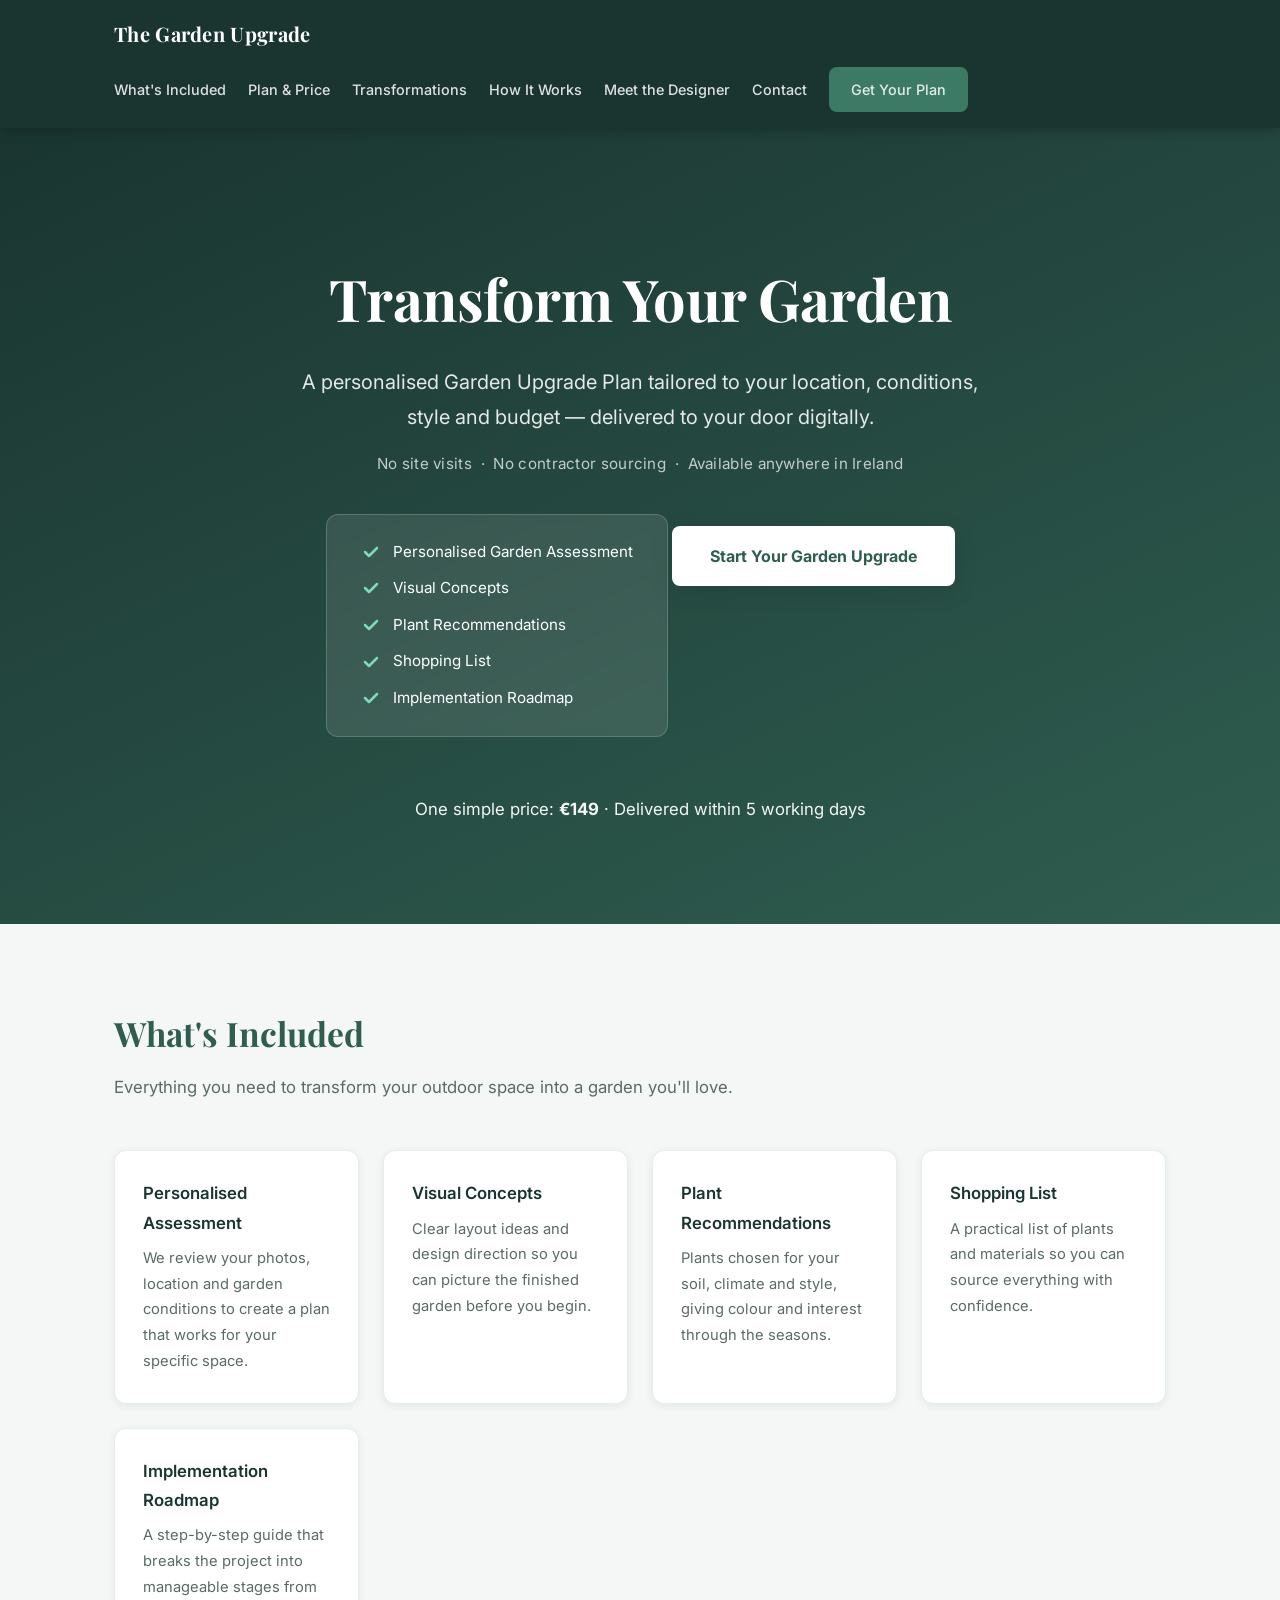
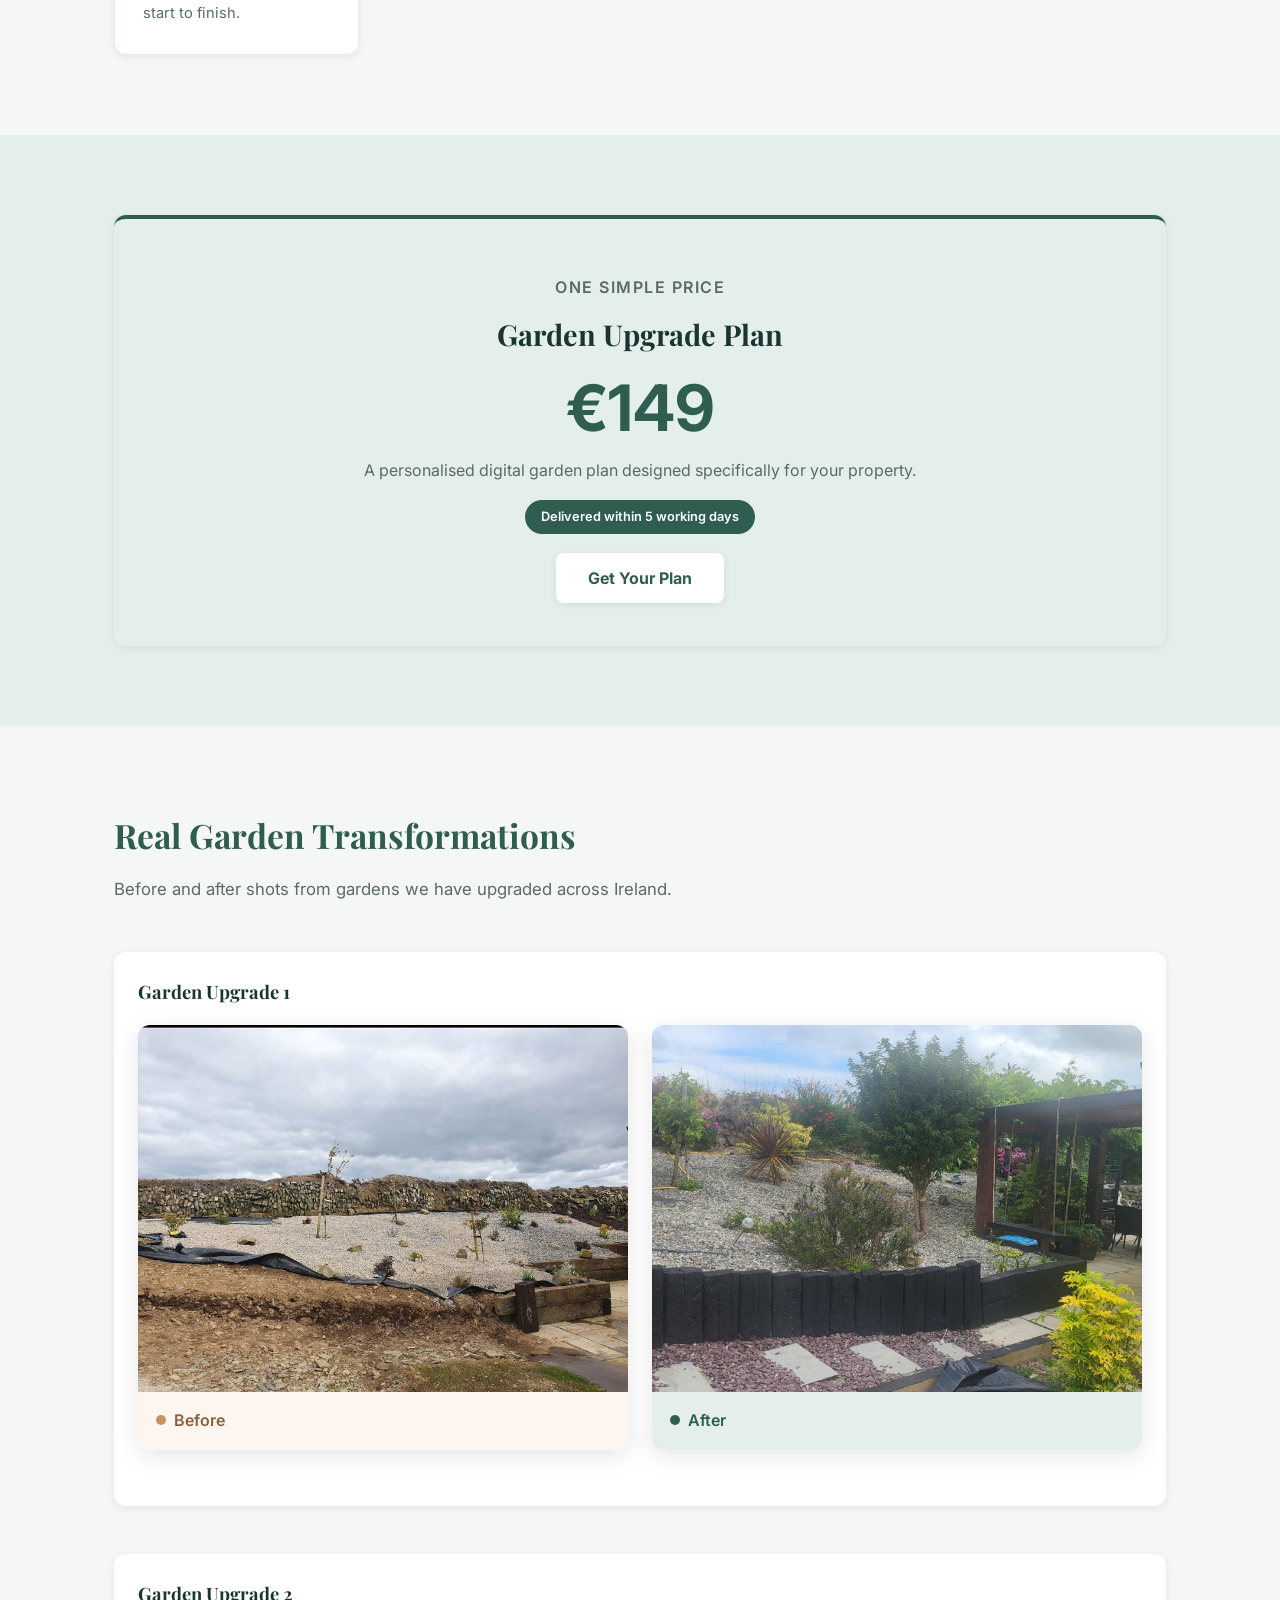
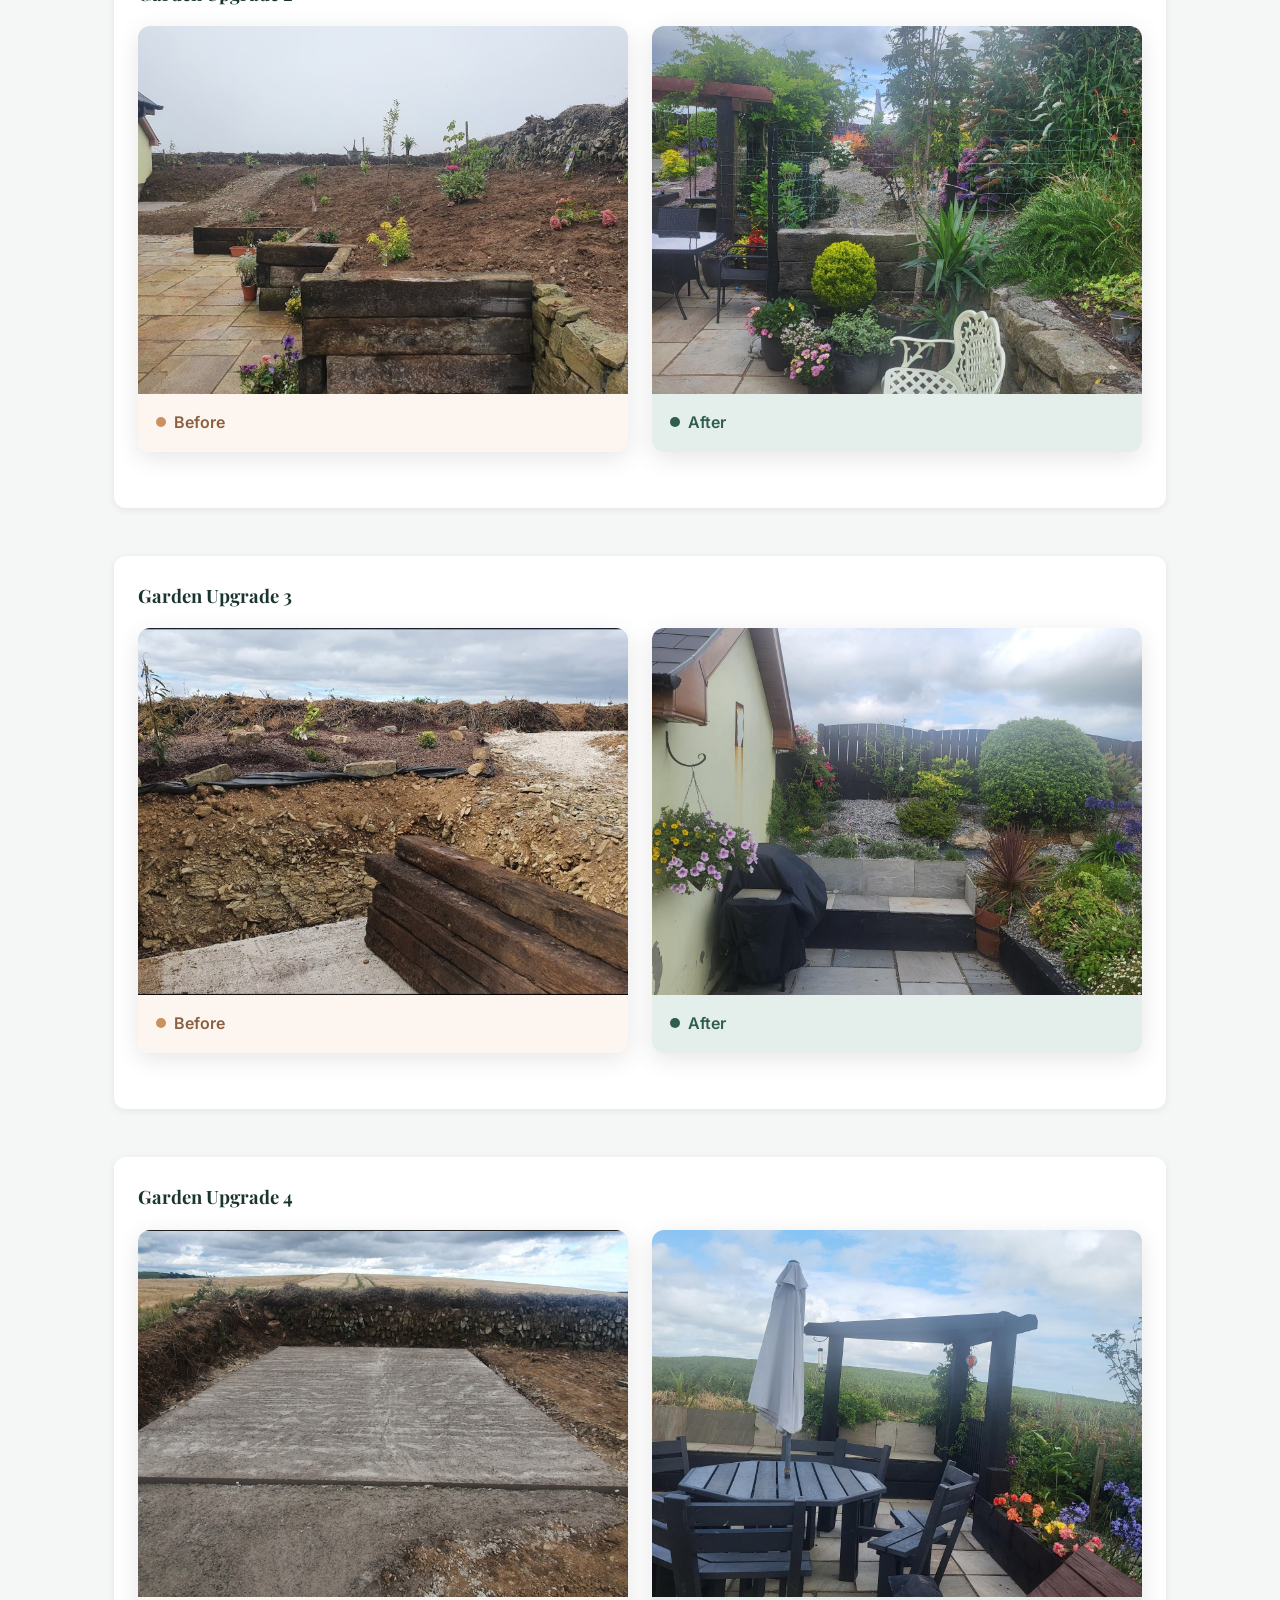
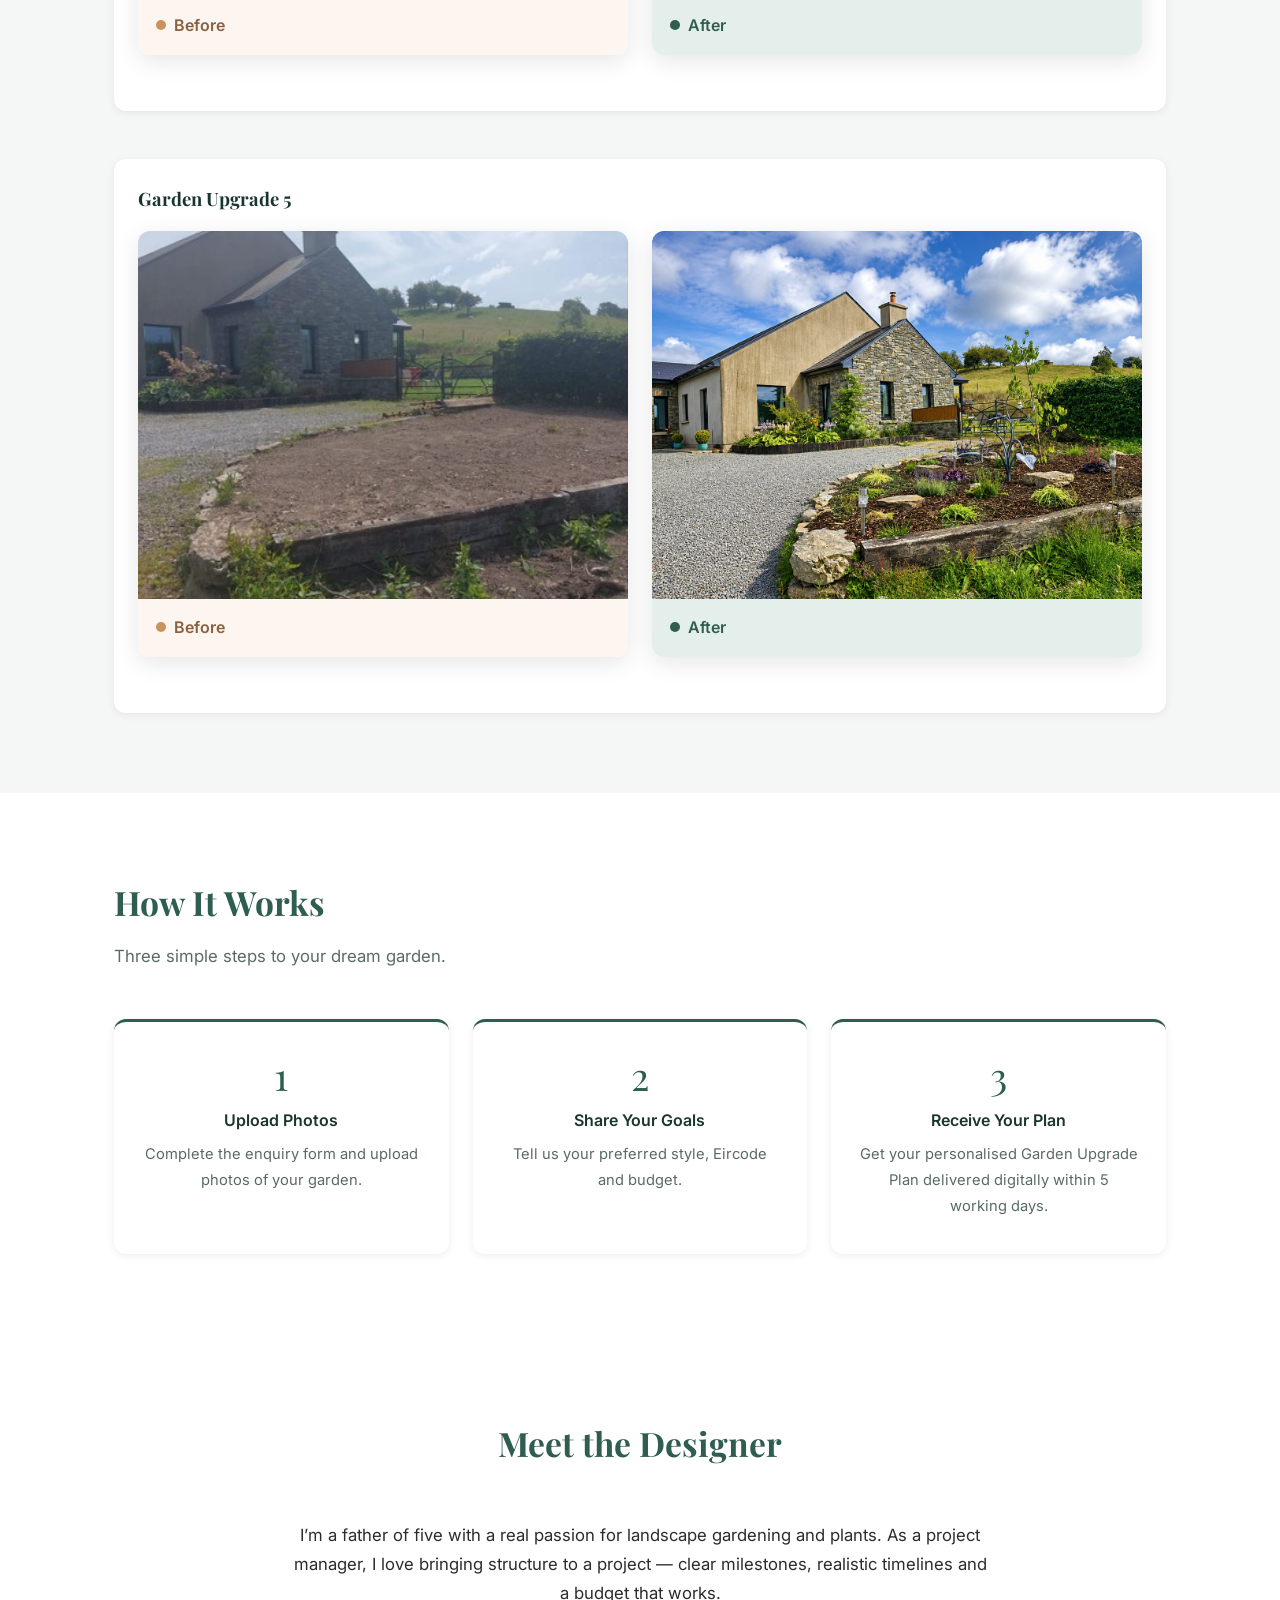
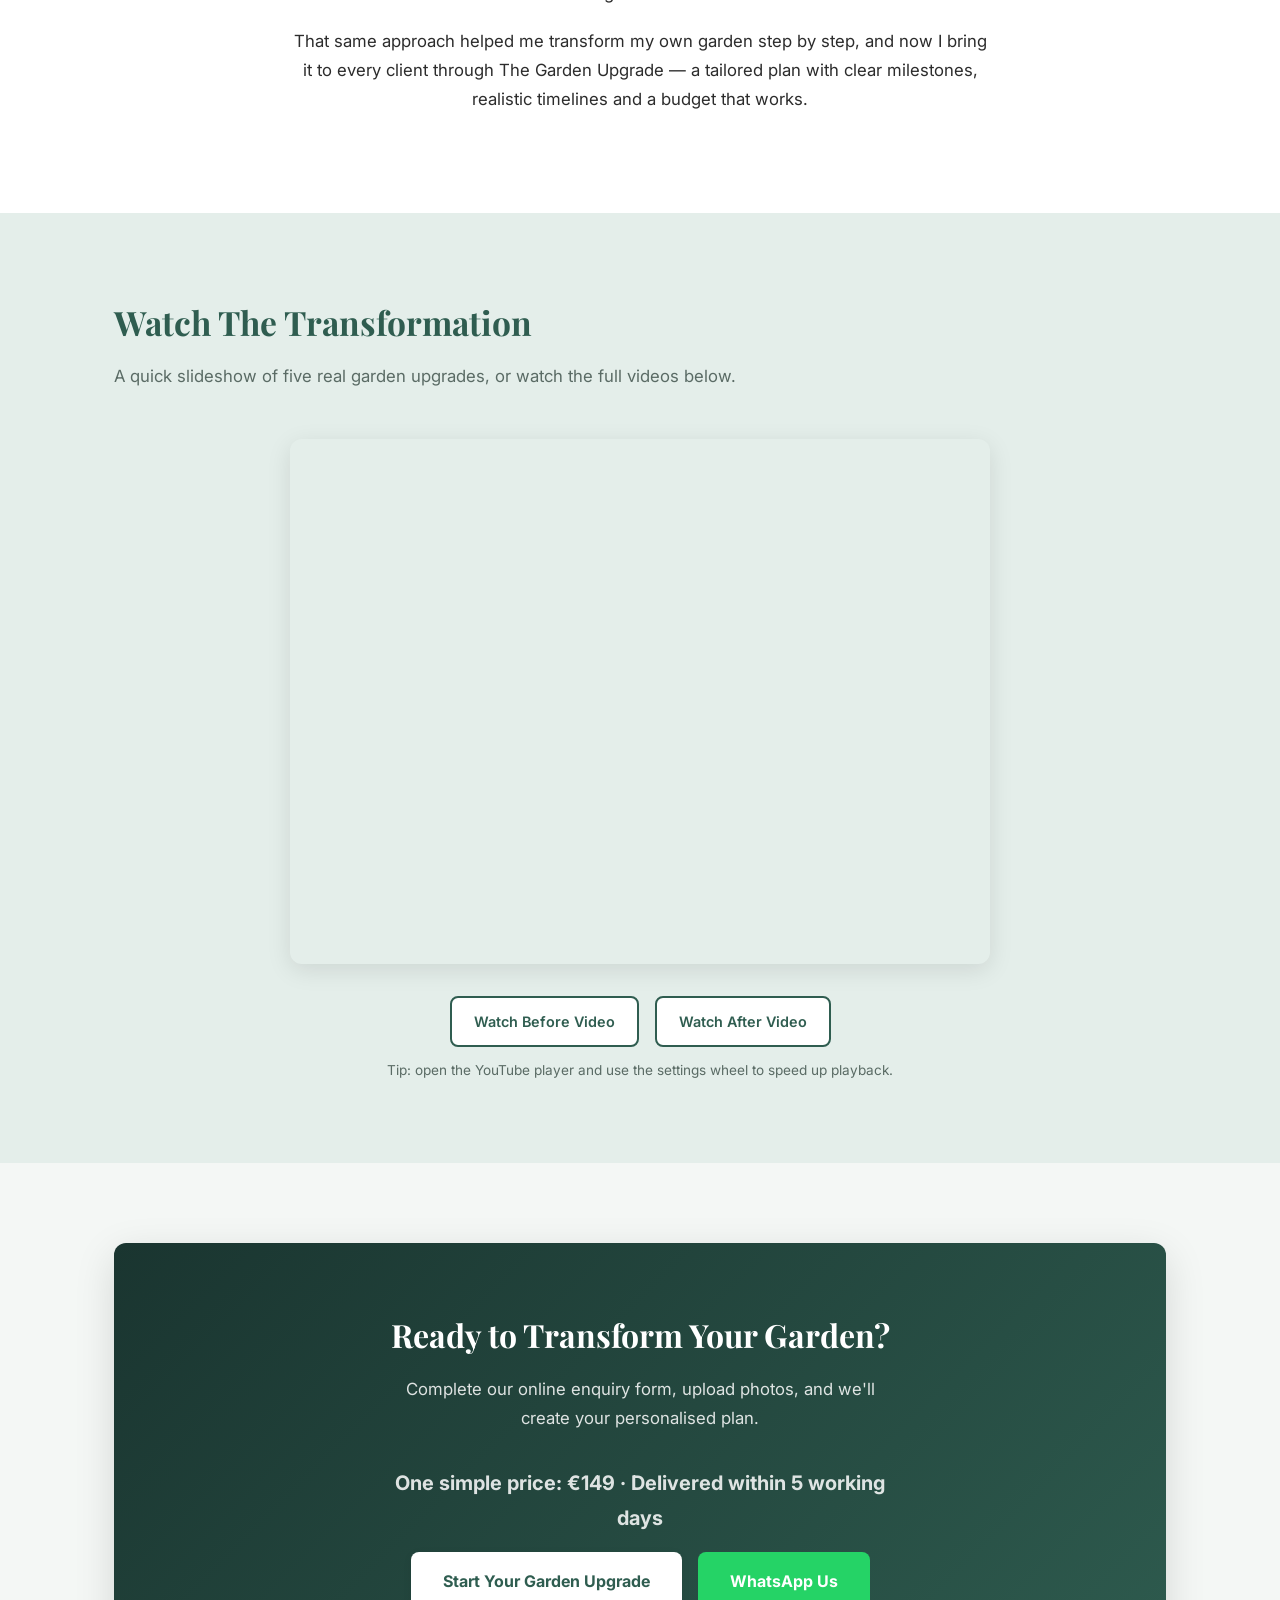
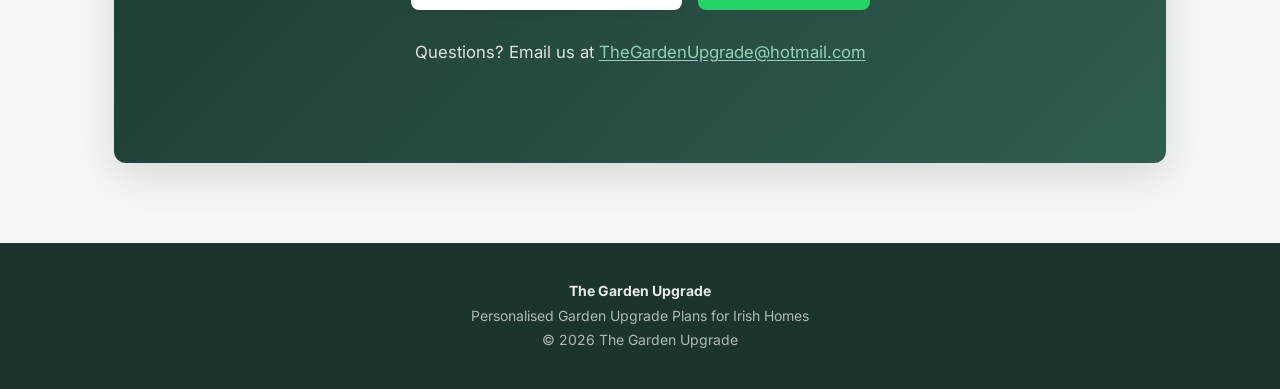
<file: index.html>
<!DOCTYPE html>
<html lang="en">
<head>
  <meta charset="UTF-8">
  <meta name="viewport" content="width=device-width, initial-scale=1.0">
  <title>The Garden Upgrade | Personalised Garden Upgrade Plans for Irish Homes</title>
  <meta name="description" content="Transform your garden with a personalised Garden Upgrade Plan tailored to your location, style, lifestyle and budget.">
  <link rel="preconnect" href="https://fonts.googleapis.com">
  <link rel="preconnect" href="https://fonts.gstatic.com" crossorigin>
  <link href="https://fonts.googleapis.com/css2?family=Playfair+Display:wght@600;700&family=Inter:wght@400;500;600&display=swap" rel="stylesheet">
  <style>
    :root {
      --green: #2f5d50;
      --green-light: #3d7a66;
      --green-dark: #1f3e36;
      --dark: #1a3530;
      --light: #f4f7f5;
      --accent: #e4eeea;
      --white: #ffffff;
      --text: #2c2c2c;
      --text-muted: #5a6b65;
      --shadow-sm: 0 2px 8px rgba(0,0,0,0.07);
      --shadow-md: 0 6px 24px rgba(0,0,0,0.10);
      --shadow-lg: 0 12px 40px rgba(0,0,0,0.13);
      --radius: 12px;
    }
    *, *::before, *::after { box-sizing: border-box; margin: 0; padding: 0; }
    html { scroll-behavior: smooth; scroll-padding-top: 76px; }
    body { font-family: 'Inter', Arial, sans-serif; background: var(--light); color: var(--text); line-height: 1.75; }
    img { max-width: 100%; height: auto; display: block; }
    a { color: inherit; text-decoration: none; }

    .container { width: 100%; max-width: 1100px; margin: 0 auto; padding: 0 24px; }

    nav {
      position: sticky;
      top: 0;
      z-index: 100;
      background: var(--dark);
      padding: 16px 0;
      box-shadow: 0 2px 12px rgba(0,0,0,0.25);
    }
    .nav-inner {
      display: flex;
      align-items: center;
      justify-content: space-between;
      gap: 16px;
      flex-wrap: wrap;
    }
    .brand {
      font-family: 'Playfair Display', serif;
      color: var(--white);
      font-size: 1.25rem;
      font-weight: 700;
      letter-spacing: 0.3px;
    }
    .nav-links {
      display: flex;
      align-items: center;
      gap: 22px;
      flex-wrap: wrap;
    }
    .nav-links a {
      color: rgba(255,255,255,0.85);
      font-size: 0.9rem;
      font-weight: 500;
      transition: color 0.2s;
    }
    .nav-links a:hover { color: var(--white); }
    .nav-cta {
      background: var(--green-light);
      color: var(--white);
      padding: 10px 22px;
      border-radius: 8px;
      font-size: 0.875rem;
      font-weight: 600;
      transition: background 0.2s;
    }
    .nav-cta:hover { background: #4a9180; }

    .hero {
      background: linear-gradient(155deg, var(--dark) 0%, var(--green) 100%);
      color: var(--white);
      text-align: center;
      padding: 120px 24px 100px;
    }
    .hero h1 {
      font-family: 'Playfair Display', serif;
      font-size: clamp(2.2rem, 5vw, 3.6rem);
      font-weight: 700;
      letter-spacing: -0.5px;
      margin-bottom: 16px;
    }
    .hero .subtitle {
      font-size: clamp(1.05rem, 2.5vw, 1.25rem);
      opacity: 0.88;
      max-width: 680px;
      margin: 0 auto 16px;
    }
    .hero .tagline {
      font-size: 0.95rem;
      opacity: 0.72;
      margin-bottom: 36px;
      letter-spacing: 0.3px;
    }
    .checklist {
      display: inline-flex;
      flex-direction: column;
      gap: 10px;
      text-align: left;
      background: rgba(255,255,255,0.10);
      border: 1px solid rgba(255,255,255,0.18);
      backdrop-filter: blur(4px);
      padding: 24px 34px;
      border-radius: var(--radius);
      margin-bottom: 40px;
    }
    .checklist li {
      list-style: none;
      display: flex;
      align-items: center;
      gap: 12px;
      font-size: 0.95rem;
    }
    .checklist svg {
      flex-shrink: 0;
      color: #7edbb8;
      width: 20px;
      height: 20px;
    }
    .hero-btn {
      display: inline-block;
      background: var(--white);
      color: var(--green);
      font-family: 'Inter', sans-serif;
      font-weight: 700;
      font-size: 1rem;
      padding: 16px 38px;
      border-radius: 8px;
      box-shadow: var(--shadow-md);
      transition: transform 0.2s, box-shadow 0.2s;
    }
    .hero-btn:hover { transform: translateY(-2px); box-shadow: var(--shadow-lg); }

    section { padding: 80px 0; }
    section:nth-of-type(even) { background: var(--white); }
    .section-header { margin-bottom: 48px; }
    .section-title {
      font-family: 'Playfair Display', serif;
      font-size: clamp(1.6rem, 3vw, 2.1rem);
      color: var(--green);
      margin-bottom: 10px;
    }
    .section-lead {
      color: var(--text-muted);
      font-size: 1.05rem;
      max-width: 640px;
    }

    .features {
      display: grid;
      grid-template-columns: repeat(auto-fit, minmax(220px, 1fr));
      gap: 24px;
    }
    .feature-card {
      background: var(--white);
      border: 1px solid var(--accent);
      border-radius: var(--radius);
      padding: 28px;
      box-shadow: var(--shadow-sm);
      transition: transform 0.2s, box-shadow 0.2s;
    }
    .feature-card:hover { transform: translateY(-4px); box-shadow: var(--shadow-md); }
    .feature-card h3 {
      font-size: 1.05rem;
      font-weight: 600;
      color: var(--dark);
      margin-bottom: 8px;
    }
    .feature-card p { font-size: 0.92rem; color: var(--text-muted); }

    .price-strip {
      background: var(--accent);
      border-top: 4px solid var(--green);
      border-radius: var(--radius);
      text-align: center;
      padding: 54px 32px;
      box-shadow: var(--shadow-sm);
    }
    .price-label {
      font-size: 0.8rem;
      font-weight: 600;
      text-transform: uppercase;
      letter-spacing: 1.5px;
      color: var(--green-light);
      margin-bottom: 8px;
    }
    .price-strip h2 {
      font-family: 'Playfair Display', serif;
      font-size: 1.8rem;
      color: var(--dark);
      margin-bottom: 12px;
    }
    .price-num {
      font-size: 4rem;
      font-weight: 700;
      color: var(--green);
      line-height: 1;
      margin: 16px 0;
    }
    .price-strip p { color: var(--text-muted); font-size: 1rem; }
    .badge {
      display: inline-block;
      background: var(--green);
      color: var(--white);
      font-size: 0.8rem;
      font-weight: 600;
      padding: 6px 16px;
      border-radius: 20px;
      margin-top: 16px;
    }

    .before-after {
      display: grid;
      grid-template-columns: 1fr 1fr;
      gap: 24px;
      margin-bottom: 32px;
    }
    .gallery {
      display: flex;
      flex-direction: column;
      gap: 48px;
    }
    .gallery-pair {
      background: var(--white);
      border-radius: var(--radius);
      padding: 24px;
      box-shadow: var(--shadow-sm);
    }
    .gallery-pair h3 {
      font-family: 'Playfair Display', serif;
      color: var(--dark);
      font-size: 1.15rem;
      margin-bottom: 16px;
    }
    .ba-card {
      background: var(--white);
      border-radius: var(--radius);
      overflow: hidden;
      box-shadow: var(--shadow-md);
      transition: transform 0.25s, box-shadow 0.25s;
    }
    .ba-card:hover { transform: translateY(-4px); box-shadow: var(--shadow-lg); }
    .ba-card img { width: 100%; aspect-ratio: 4/3; object-fit: cover; }
    .ba-label {
      padding: 14px 18px 16px;
      font-weight: 600;
      font-size: 1rem;
      display: flex;
      align-items: center;
      gap: 8px;
    }
    .ba-label.before { color: #8a6040; background: #fdf6f0; }
    .ba-label.after { color: var(--green); background: var(--accent); }
    .ba-label .dot { width: 10px; height: 10px; border-radius: 50%; flex-shrink: 0; }
    .ba-label.before .dot { background: #c9925f; }
    .ba-label.after .dot { background: var(--green); }
    .ba-slider { position: relative; max-width: 700px; margin: 0 auto; aspect-ratio: 4/3; border-radius: var(--radius); overflow: hidden; box-shadow: var(--shadow-md); }
    .ba-slider img { position: absolute; inset: 0; width: 100%; height: 100%; object-fit: cover; opacity: 0; animation: baFade 20s infinite; }
    .ba-slider img:nth-child(1) { animation-delay: 0s; }
    .ba-slider img:nth-child(2) { animation-delay: 2s; }
    .ba-slider img:nth-child(3) { animation-delay: 4s; }
    .ba-slider img:nth-child(4) { animation-delay: 6s; }
    .ba-slider img:nth-child(5) { animation-delay: 8s; }
    .ba-slider img:nth-child(6) { animation-delay: 10s; }
    .ba-slider img:nth-child(7) { animation-delay: 12s; }
    .ba-slider img:nth-child(8) { animation-delay: 14s; }
    .ba-slider img:nth-child(9) { animation-delay: 16s; }
    .ba-slider img:nth-child(10) { animation-delay: 18s; }
    @keyframes baFade { 0% { opacity: 0; } 5% { opacity: 1; } 13% { opacity: 1; } 18% { opacity: 0; } 100% { opacity: 0; } }
    .video-links { display: flex; gap: 16px; flex-wrap: wrap; }
    .video-btn {
      display: inline-flex;
      align-items: center;
      gap: 8px;
      background: var(--white);
      border: 2px solid var(--green);
      color: var(--green);
      font-weight: 600;
      font-size: 0.9rem;
      padding: 11px 22px;
      border-radius: 8px;
      transition: background 0.2s, color 0.2s;
    }
    .video-btn:hover { background: var(--green); color: var(--white); }

    .steps {
      display: grid;
      grid-template-columns: repeat(auto-fit, minmax(220px, 1fr));
      gap: 24px;
    }
    .step {
      background: var(--white);
      border-radius: var(--radius);
      padding: 34px 28px;
      box-shadow: var(--shadow-sm);
      border-top: 3px solid var(--green);
      text-align: center;
    }
    .step-num {
      font-family: 'Playfair Display', serif;
      font-size: 2.4rem;
      color: var(--green);
      line-height: 1;
      margin-bottom: 12px;
    }
    .step h3 { font-size: 1rem; font-weight: 600; margin-bottom: 8px; color: var(--dark); }
    .step p { font-size: 0.92rem; color: var(--text-muted); }

    .cta-section {
      background: linear-gradient(135deg, var(--dark) 0%, var(--green) 100%);
      border-radius: var(--radius);
      color: var(--white);
      text-align: center;
      padding: 64px 32px;
      box-shadow: var(--shadow-lg);
    }
    .cta-section h2 {
      font-family: 'Playfair Display', serif;
      font-size: 2rem;
      margin-bottom: 12px;
    }
    .cta-section p { opacity: 0.85; font-size: 1.05rem; margin-bottom: 32px; max-width: 520px; margin-left: auto; margin-right: auto; }
    .btn-group { display: flex; gap: 16px; justify-content: center; flex-wrap: wrap; margin-bottom: 28px; }
    .btn-white {
      background: var(--white);
      color: var(--green);
      font-weight: 700;
      padding: 15px 32px;
      border-radius: 8px;
      font-size: 1rem;
      box-shadow: var(--shadow-sm);
      transition: transform 0.2s, box-shadow 0.2s;
    }
    .btn-white:hover { transform: translateY(-2px); box-shadow: var(--shadow-md); }
    .btn-wa {
      background: #25D366;
      color: var(--white);
      font-weight: 700;
      padding: 15px 32px;
      border-radius: 8px;
      font-size: 1rem;
      transition: background 0.2s;
    }
    .btn-wa:hover { background: #1dab52; }
    .contact-detail { font-size: 0.95rem; opacity: 0.80; }
    .contact-detail a { color: #a8e8cc; text-decoration: underline; text-underline-offset: 2px; }

    footer {
      background: var(--dark);
      color: rgba(255,255,255,0.65);
      text-align: center;
      padding: 36px 24px;
      font-size: 0.875rem;
    }
    footer strong { color: rgba(255,255,255,0.9); }

    .sr-only {
      position: absolute;
      width: 1px;
      height: 1px;
      padding: 0;
      margin: -1px;
      overflow: hidden;
      clip: rect(0,0,0,0);
      white-space: nowrap;
      border-width: 0;
    }

    @media (max-width: 760px) {
      .hero { padding: 100px 24px 80px; }
      .checklist { padding: 20px 24px; }
      .before-after { grid-template-columns: 1fr; }
      .gallery-pair { padding: 16px; }
      section { padding: 64px 0; }
      .price-num { font-size: 3rem; }
      .cta-section { padding: 48px 24px; }
      .nav-links { gap: 14px; }
    }
  </style>
</head>
<body>
  <nav>
    <div class="container nav-inner">
      <a class="brand" href="#top">The Garden Upgrade</a>
      <div class="nav-links">
        <a href="#included">What's Included</a>
        <a href="#plan">Plan & Price</a>
        <a href="#gallery">Transformations</a>
        <a href="#how">How It Works</a>
        <a href="#about">Meet the Designer</a>
        <a href="#contact">Contact</a>
        <a class="nav-cta" href="https://tally.so/r/WOkVAJ" target="_blank">Get Your Plan</a>
      </div>
    </div>
  </nav>

  <header id="top" class="hero">
    <h1>Transform Your Garden</h1>
    <p class="subtitle">A personalised Garden Upgrade Plan tailored to your location, conditions, style and budget — delivered to your door digitally.</p>
    <p class="tagline">No site visits &nbsp;·&nbsp; No contractor sourcing &nbsp;·&nbsp; Available anywhere in Ireland</p>
    <ul class="checklist">
      <li><svg viewBox="0 0 20 20" fill="none" stroke="currentColor" stroke-width="2.5" stroke-linecap="round" stroke-linejoin="round"><polyline points="4 10 8 14 16 6"/></svg> Personalised Garden Assessment</li>
      <li><svg viewBox="0 0 20 20" fill="none" stroke="currentColor" stroke-width="2.5" stroke-linecap="round" stroke-linejoin="round"><polyline points="4 10 8 14 16 6"/></svg> Visual Concepts</li>
      <li><svg viewBox="0 0 20 20" fill="none" stroke="currentColor" stroke-width="2.5" stroke-linecap="round" stroke-linejoin="round"><polyline points="4 10 8 14 16 6"/></svg> Plant Recommendations</li>
      <li><svg viewBox="0 0 20 20" fill="none" stroke="currentColor" stroke-width="2.5" stroke-linecap="round" stroke-linejoin="round"><polyline points="4 10 8 14 16 6"/></svg> Shopping List</li>
      <li><svg viewBox="0 0 20 20" fill="none" stroke="currentColor" stroke-width="2.5" stroke-linecap="round" stroke-linejoin="round"><polyline points="4 10 8 14 16 6"/></svg> Implementation Roadmap</li>
    </ul>
    <a class="hero-btn" href="https://tally.so/r/WOkVAJ" target="_blank">Start Your Garden Upgrade</a>
    <p style="margin-top: 18px; font-size: 1.05rem; opacity: 0.95; color: #fff;">One simple price: <strong>€149</strong> · Delivered within 5 working days</p>
  </header>

  <main>
    <section id="included">
      <div class="container">
        <div class="section-header">
          <h2 class="section-title">What's Included</h2>
          <p class="section-lead">Everything you need to transform your outdoor space into a garden you'll love.</p>
        </div>
        <div class="features">
          <div class="feature-card">
            <h3>Personalised Assessment</h3>
            <p>We review your photos, location and garden conditions to create a plan that works for your specific space.</p>
          </div>
          <div class="feature-card">
            <h3>Visual Concepts</h3>
            <p>Clear layout ideas and design direction so you can picture the finished garden before you begin.</p>
          </div>
          <div class="feature-card">
            <h3>Plant Recommendations</h3>
            <p>Plants chosen for your soil, climate and style, giving colour and interest through the seasons.</p>
          </div>
          <div class="feature-card">
            <h3>Shopping List</h3>
            <p>A practical list of plants and materials so you can source everything with confidence.</p>
          </div>
          <div class="feature-card">
            <h3>Implementation Roadmap</h3>
            <p>A step-by-step guide that breaks the project into manageable stages from start to finish.</p>
          </div>
        </div>
      </div>
    </section>

    <section id="plan" style="background: var(--accent);">
      <div class="container">
        <div class="price-strip">
          <p class="price-label">One Simple Price</p>
          <h2>Garden Upgrade Plan</h2>
          <div class="price-num">€149</div>
          <p>A personalised digital garden plan designed specifically for your property.</p>
          <span class="badge">Delivered within 5 working days</span>
          <div style="margin-top: 30px;">
            <a class="btn-white" href="https://tally.so/r/WOkVAJ" target="_blank">Get Your Plan</a>
          </div>
        </div>
      </div>
    </section>

    <section id="gallery">
      <div class="container">
        <div class="section-header">
          <h2 class="section-title">Real Garden Transformations</h2>
          <p class="section-lead">Before and after shots from gardens we have upgraded across Ireland.</p>
        </div>
        <div class="gallery">
          <div class="gallery-pair">
            <h3>Garden Upgrade 1</h3>
            <div class="before-after">
              <div class="ba-card">
                <img src="images/before-1.jpg" alt="Garden before upgrade 1" loading="lazy">
                <div class="ba-label before"><span class="dot"></span>Before</div>
              </div>
              <div class="ba-card">
                <img src="images/after-1.jpg" alt="Garden after upgrade 1" loading="lazy">
                <div class="ba-label after"><span class="dot"></span>After</div>
              </div>
            </div>
          </div>
          <div class="gallery-pair">
            <h3>Garden Upgrade 2</h3>
            <div class="before-after">
              <div class="ba-card">
                <img src="images/before-2.jpg" alt="Garden before upgrade 2" loading="lazy">
                <div class="ba-label before"><span class="dot"></span>Before</div>
              </div>
              <div class="ba-card">
                <img src="images/after-2.jpg" alt="Garden after upgrade 2" loading="lazy">
                <div class="ba-label after"><span class="dot"></span>After</div>
              </div>
            </div>
          </div>
          <div class="gallery-pair">
            <h3>Garden Upgrade 3</h3>
            <div class="before-after">
              <div class="ba-card">
                <img src="images/before-3.jpg" alt="Garden before upgrade 3" loading="lazy">
                <div class="ba-label before"><span class="dot"></span>Before</div>
              </div>
              <div class="ba-card">
                <img src="images/after-3.jpg" alt="Garden after upgrade 3" loading="lazy">
                <div class="ba-label after"><span class="dot"></span>After</div>
              </div>
            </div>
          </div>
          <div class="gallery-pair">
            <h3>Garden Upgrade 4</h3>
            <div class="before-after">
              <div class="ba-card">
                <img src="images/before-4.jpg" alt="Garden before upgrade 4" loading="lazy">
                <div class="ba-label before"><span class="dot"></span>Before</div>
              </div>
              <div class="ba-card">
                <img src="images/after-4.jpg" alt="Garden after upgrade 4" loading="lazy">
                <div class="ba-label after"><span class="dot"></span>After</div>
              </div>
            </div>
          </div>
          <div class="gallery-pair">
            <h3>Garden Upgrade 5</h3>
            <div class="before-after">
              <div class="ba-card">
                <img src="images/before-5.jpg" alt="Garden before upgrade 5" loading="lazy">
                <div class="ba-label before"><span class="dot"></span>Before</div>
              </div>
              <div class="ba-card">
                <img src="images/after-5.jpg" alt="Garden after upgrade 5" loading="lazy">
                <div class="ba-label after"><span class="dot"></span>After</div>
              </div>
            </div>
          </div>
        </div>
      </div>
    </section>

    <section id="how" style="background: var(--white);">
      <div class="container">
        <div class="section-header">
          <h2 class="section-title">How It Works</h2>
          <p class="section-lead">Three simple steps to your dream garden.</p>
        </div>
        <div class="steps">
          <div class="step">
            <div class="step-num">1</div>
            <h3>Upload Photos</h3>
            <p>Complete the enquiry form and upload photos of your garden.</p>
          </div>
          <div class="step">
            <div class="step-num">2</div>
            <h3>Share Your Goals</h3>
            <p>Tell us your preferred style, Eircode and budget.</p>
          </div>
          <div class="step">
            <div class="step-num">3</div>
            <h3>Receive Your Plan</h3>
            <p>Get your personalised Garden Upgrade Plan delivered digitally within 5 working days.</p>
          </div>
        </div>
      </div>
    </section>

    <section id="about" style="background: var(--white);">
      <div class="container" style="text-align: center;">
        <div class="section-header">
          <h2 class="section-title">Meet the Designer</h2>
        </div>
        <p style="max-width: 700px; margin: 0 auto 18px; font-size: 1.05rem;">I’m a father of five with a real passion for landscape gardening and plants. As a project manager, I love bringing structure to a project — clear milestones, realistic timelines and a budget that works.</p>
        <p style="max-width: 700px; margin: 0 auto 18px; font-size: 1.05rem;">That same approach helped me transform my own garden step by step, and now I bring it to every client through The Garden Upgrade — a tailored plan with clear milestones, realistic timelines and a budget that works.</p>
      </div>
    </section>

    <section id="video" style="background: var(--accent);">
      <div class="container">
        <div class="section-header">
          <h2 class="section-title">Watch The Transformation</h2>
          <p class="section-lead">A quick slideshow of five real garden upgrades, or watch the full videos below.</p>
        </div>
        <div class="ba-slider">
          <img src="images/before-1.jpg" alt="Before garden upgrade 1">
          <img src="images/after-1.jpg" alt="After garden upgrade 1">
          <img src="images/before-2.jpg" alt="Before garden upgrade 2">
          <img src="images/after-2.jpg" alt="After garden upgrade 2">
          <img src="images/before-3.jpg" alt="Before garden upgrade 3">
          <img src="images/after-3.jpg" alt="After garden upgrade 3">
          <img src="images/before-4.jpg" alt="Before garden upgrade 4">
          <img src="images/after-4.jpg" alt="After garden upgrade 4">
          <img src="images/before-5.jpg" alt="Before garden upgrade 5">
          <img src="images/after-5.jpg" alt="After garden upgrade 5">
        </div>
        <div class="video-links" style="justify-content: center; margin-top: 32px;">
          <a class="video-btn" href="https://youtu.be/A2PtRVBRmoA" target="_blank">Watch Before Video</a>
          <a class="video-btn" href="https://youtube.com/shorts/rafoh7so2BA?feature=share" target="_blank">Watch After Video</a>
        </div>
        <p style="text-align: center; font-size: 0.85rem; color: var(--text-muted); margin-top: 12px;">Tip: open the YouTube player and use the settings wheel to speed up playback.</p>
      </div>
    </section>

    <section id="contact" style="background: var(--light);">
      <div class="container">
        <div class="cta-section">
          <h2>Ready to Transform Your Garden?</h2>
          <p>Complete our online enquiry form, upload photos, and we'll create your personalised plan.</p>
          <p style="font-size: 1.25rem; color: #fff; font-weight: 700; margin-bottom: 16px;">One simple price: €149 · Delivered within 5 working days</p>
          <div class="btn-group">
            <a class="btn-white" href="https://tally.so/r/WOkVAJ" target="_blank">Start Your Garden Upgrade</a>
            <a class="btn-wa" href="https://wa.me/353876418352" target="_blank">WhatsApp Us</a>
          </div>
          <p class="contact-detail">Questions? Email us at <a href="mailto:TheGardenUpgrade@hotmail.com">TheGardenUpgrade@hotmail.com</a></p>
        </div>
      </div>
    </section>
  </main>

  <footer>
    <div class="container">
      <p><strong>The Garden Upgrade</strong></p>
      <p>Personalised Garden Upgrade Plans for Irish Homes</p>
      <p>&copy; 2026 The Garden Upgrade</p>
    </div>
  </footer>
</body>
</html>
</file>
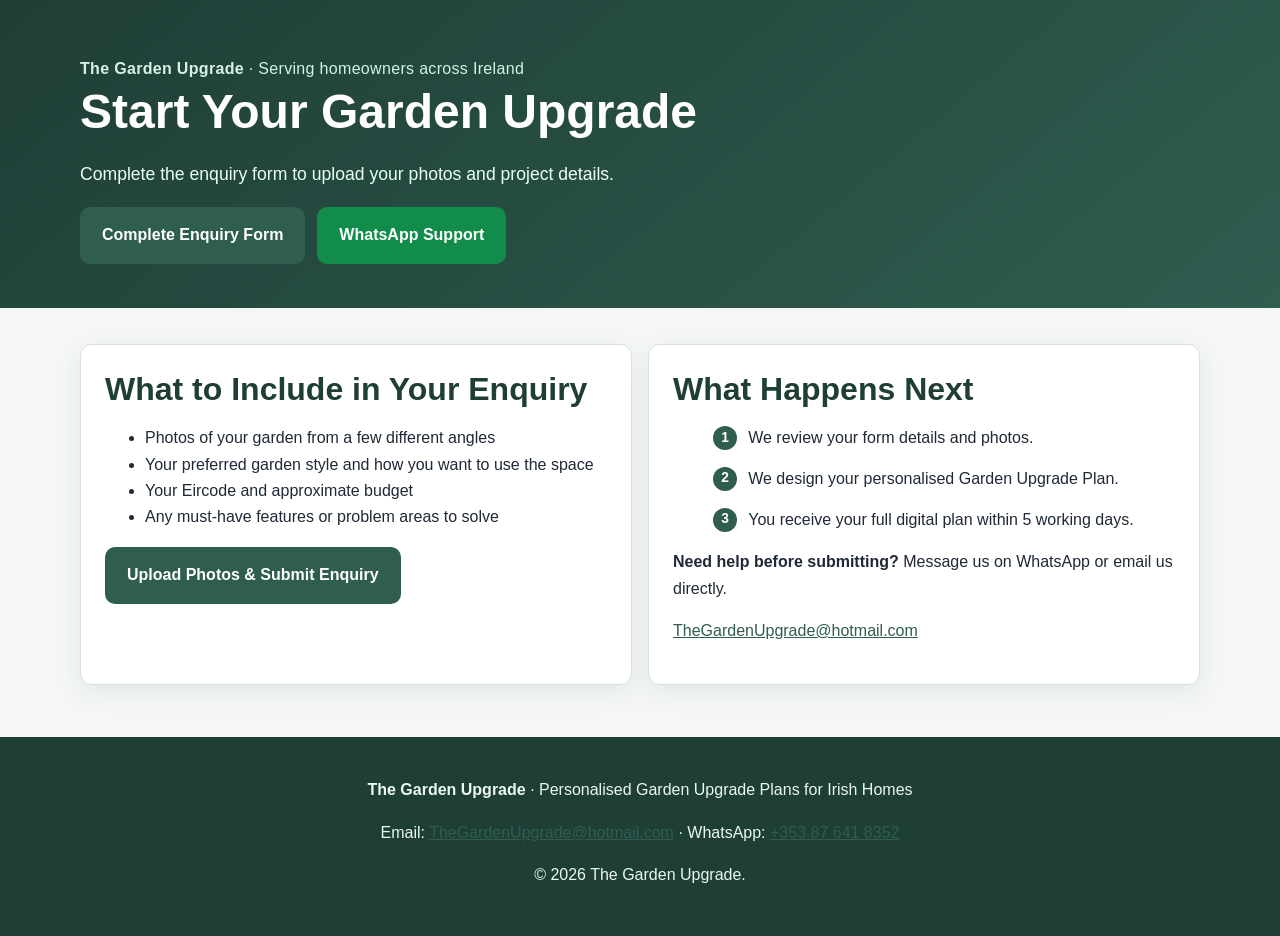
<file: enquiry.html>
<!DOCTYPE html>
<html lang="en">
<head>
  <meta charset="UTF-8">
  <meta name="viewport" content="width=device-width, initial-scale=1.0">
  <title>Start Your Garden Upgrade | The Garden Upgrade</title>
  <meta name="description" content="Complete your Garden Upgrade enquiry and upload your photos to receive your personalised plan in 5 working days.">
  <meta property="og:title" content="Start Your Garden Upgrade">
  <meta property="og:description" content="Complete the enquiry form and upload photos to receive your personalised garden upgrade plan.">
  <meta property="og:type" content="website">
  <meta property="og:url" content="https://thegardenupgrade.ie/enquiry.html">
  <meta property="og:image" content="https://thegardenupgrade.ie/images/after-garden.jpg">
  <link rel="canonical" href="https://thegardenupgrade.ie/enquiry.html">
  <link rel="icon" href="data:image/svg+xml,%3Csvg xmlns='http://www.w3.org/2000/svg' viewBox='0 0 64 64'%3E%3Ctext y='50' font-size='50'%3E%F0%9F%8C%B1%3C/text%3E%3C/svg%3E">
  <link rel="stylesheet" href="styles.css">
</head>
<body>
  <header class="site-header">
    <div class="wrap">
      <p class="brand-line"><strong>The Garden Upgrade</strong> · Serving homeowners across Ireland</p>
      <h1>Start Your Garden Upgrade</h1>
      <p class="lead">Complete the enquiry form to upload your photos and project details.</p>
      <div class="cta-row">
        <a class="btn btn-main" href="https://tally.so/r/WOkVAJ" target="_blank" rel="noopener noreferrer" data-track="enquiry_primary_cta">Complete Enquiry Form</a>
        <a class="btn btn-wa" href="https://wa.me/353876418352" target="_blank" rel="noopener noreferrer" data-track="enquiry_whatsapp_cta">WhatsApp Support</a>
      </div>
    </div>
  </header>

  <main>
    <section class="section section-tight">
      <div class="wrap grid grid-2">
        <article class="card">
          <h2>What to Include in Your Enquiry</h2>
          <ul>
            <li>Photos of your garden from a few different angles</li>
            <li>Your preferred garden style and how you want to use the space</li>
            <li>Your Eircode and approximate budget</li>
            <li>Any must-have features or problem areas to solve</li>
          </ul>
          <a class="btn btn-main" href="https://tally.so/r/WOkVAJ" target="_blank" rel="noopener noreferrer" data-track="enquiry_form_cta">Upload Photos & Submit Enquiry</a>
        </article>

        <article class="card">
          <h2>What Happens Next</h2>
          <ol class="steps">
            <li>We review your form details and photos.</li>
            <li>We design your personalised Garden Upgrade Plan.</li>
            <li>You receive your full digital plan within 5 working days.</li>
          </ol>
          <p><strong>Need help before submitting?</strong> Message us on WhatsApp or email us directly.</p>
          <p><a href="mailto:TheGardenUpgrade@hotmail.com" data-track="enquiry_email_click">TheGardenUpgrade@hotmail.com</a></p>
        </article>
      </div>
    </section>
  </main>

  <footer class="site-footer">
    <div class="wrap">
      <p><strong>The Garden Upgrade</strong> · Personalised Garden Upgrade Plans for Irish Homes</p>
      <p>Email: <a href="mailto:TheGardenUpgrade@hotmail.com">TheGardenUpgrade@hotmail.com</a> · WhatsApp: <a href="https://wa.me/353876418352" target="_blank" rel="noopener noreferrer">+353 87 641 8352</a></p>
      <p>© 2026 The Garden Upgrade.</p>
    </div>
  </footer>

  <nav class="mobile-contact-bar" aria-label="Quick contact actions">
    <div class="wrap">
      <a class="btn btn-main" href="https://tally.so/r/WOkVAJ" target="_blank" rel="noopener noreferrer" data-track="mobile_enquiry_cta">Start Plan</a>
      <a class="btn btn-wa" href="https://wa.me/353876418352" target="_blank" rel="noopener noreferrer" data-track="mobile_enquiry_whatsapp_cta">WhatsApp</a>
    </div>
  </nav>

  <script src="script.js" defer></script>
</body>
</html>
</file>
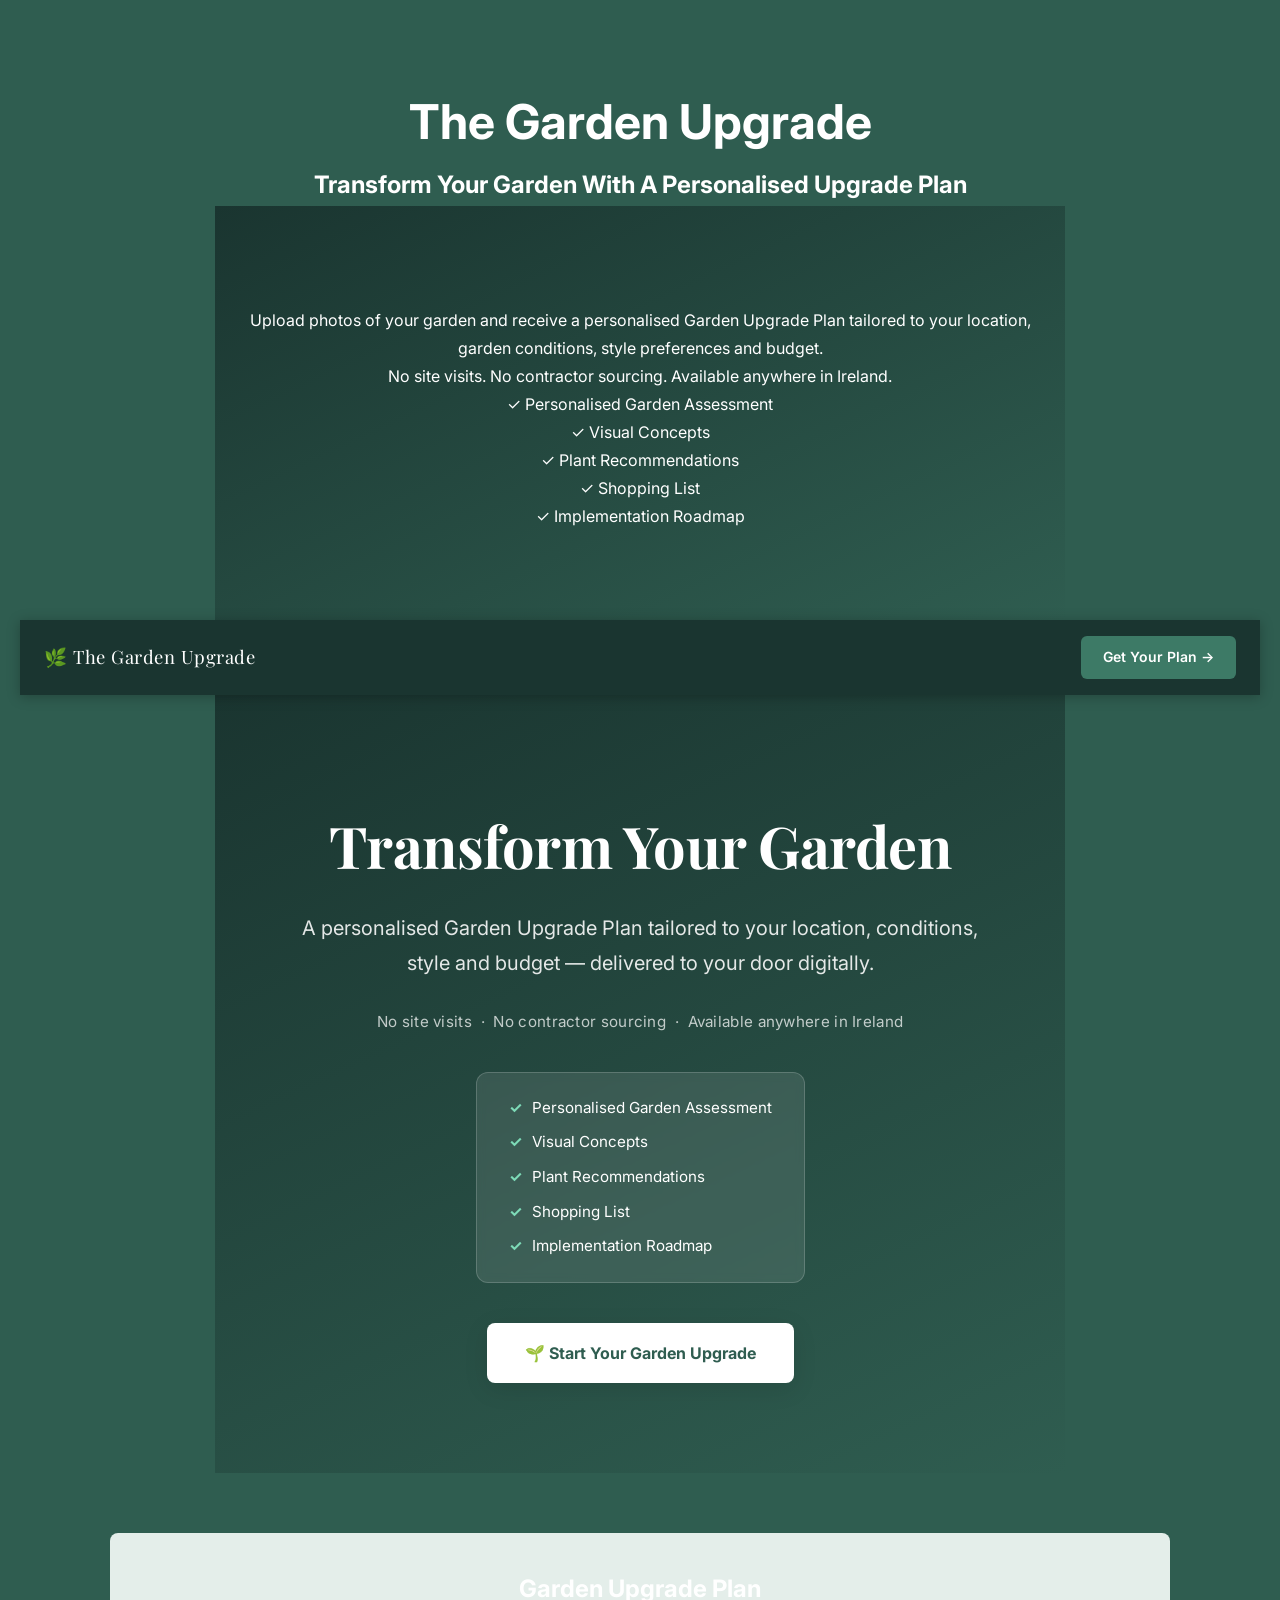
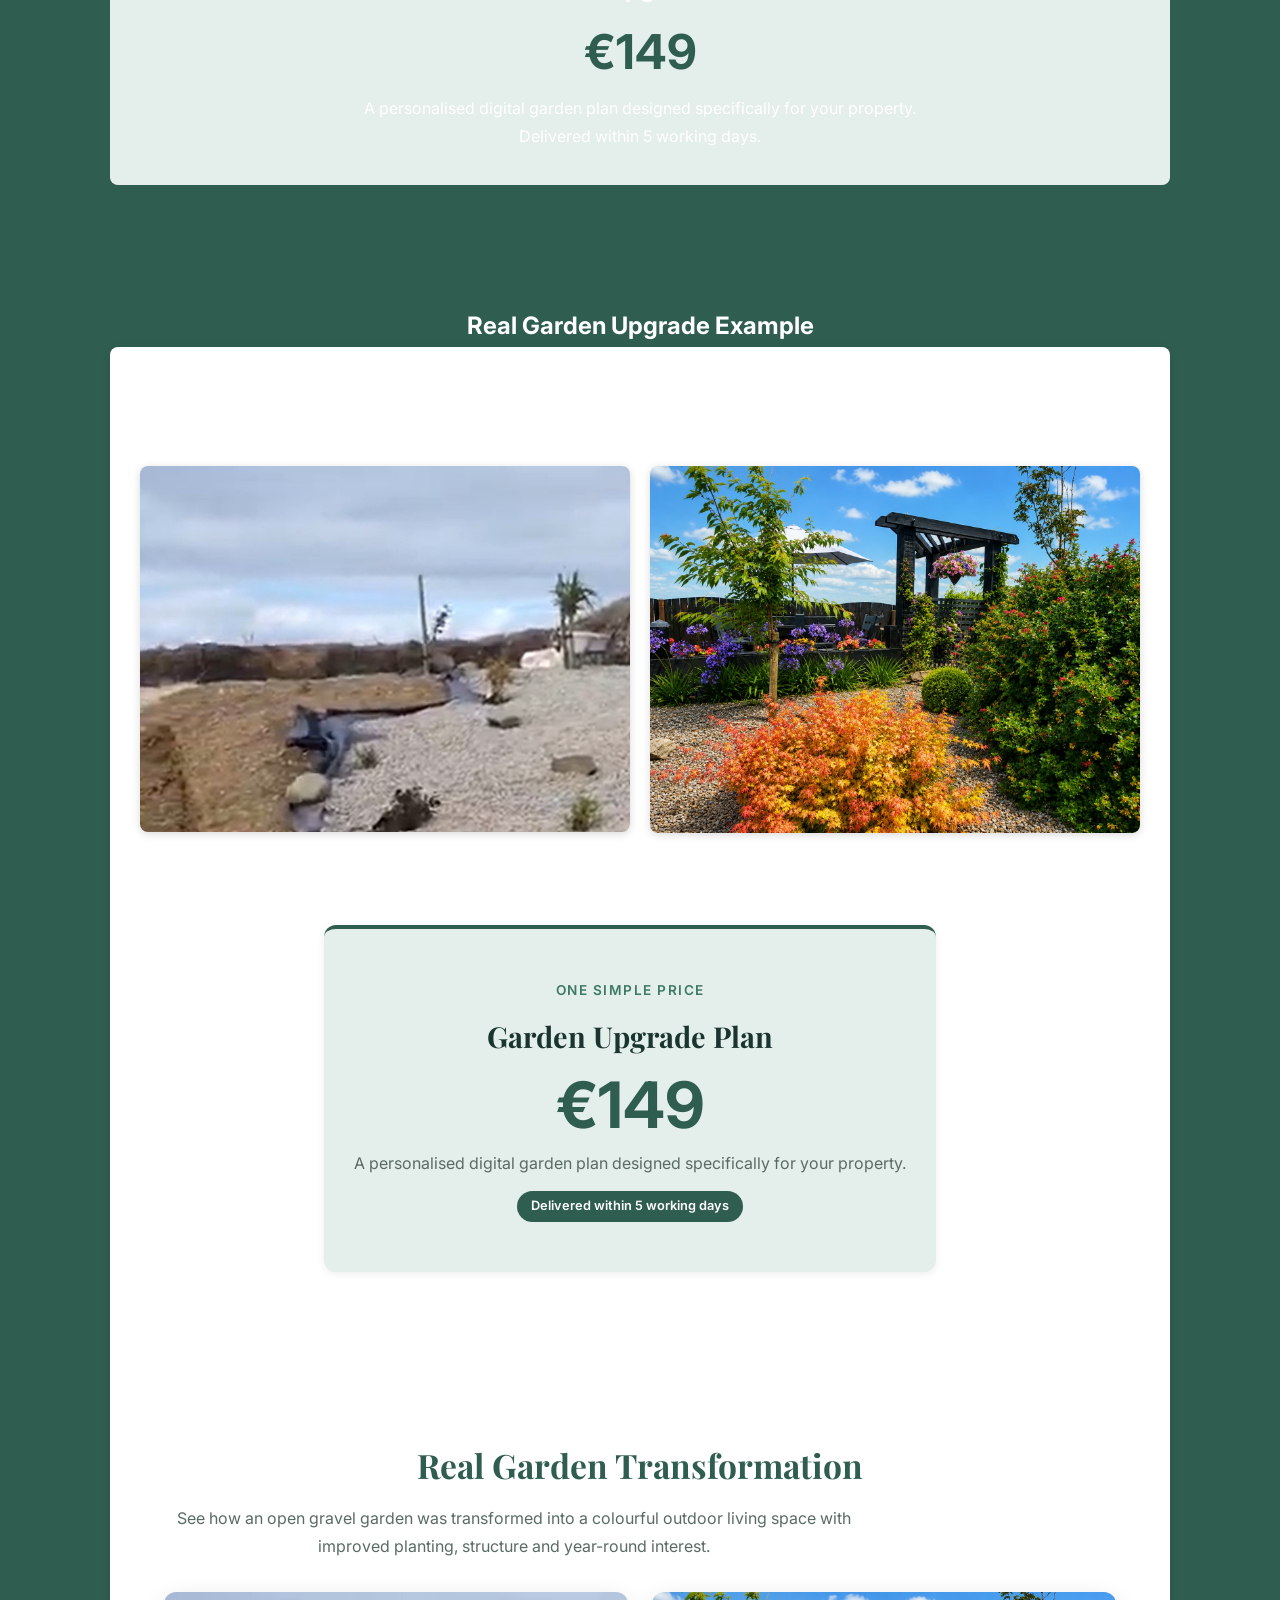
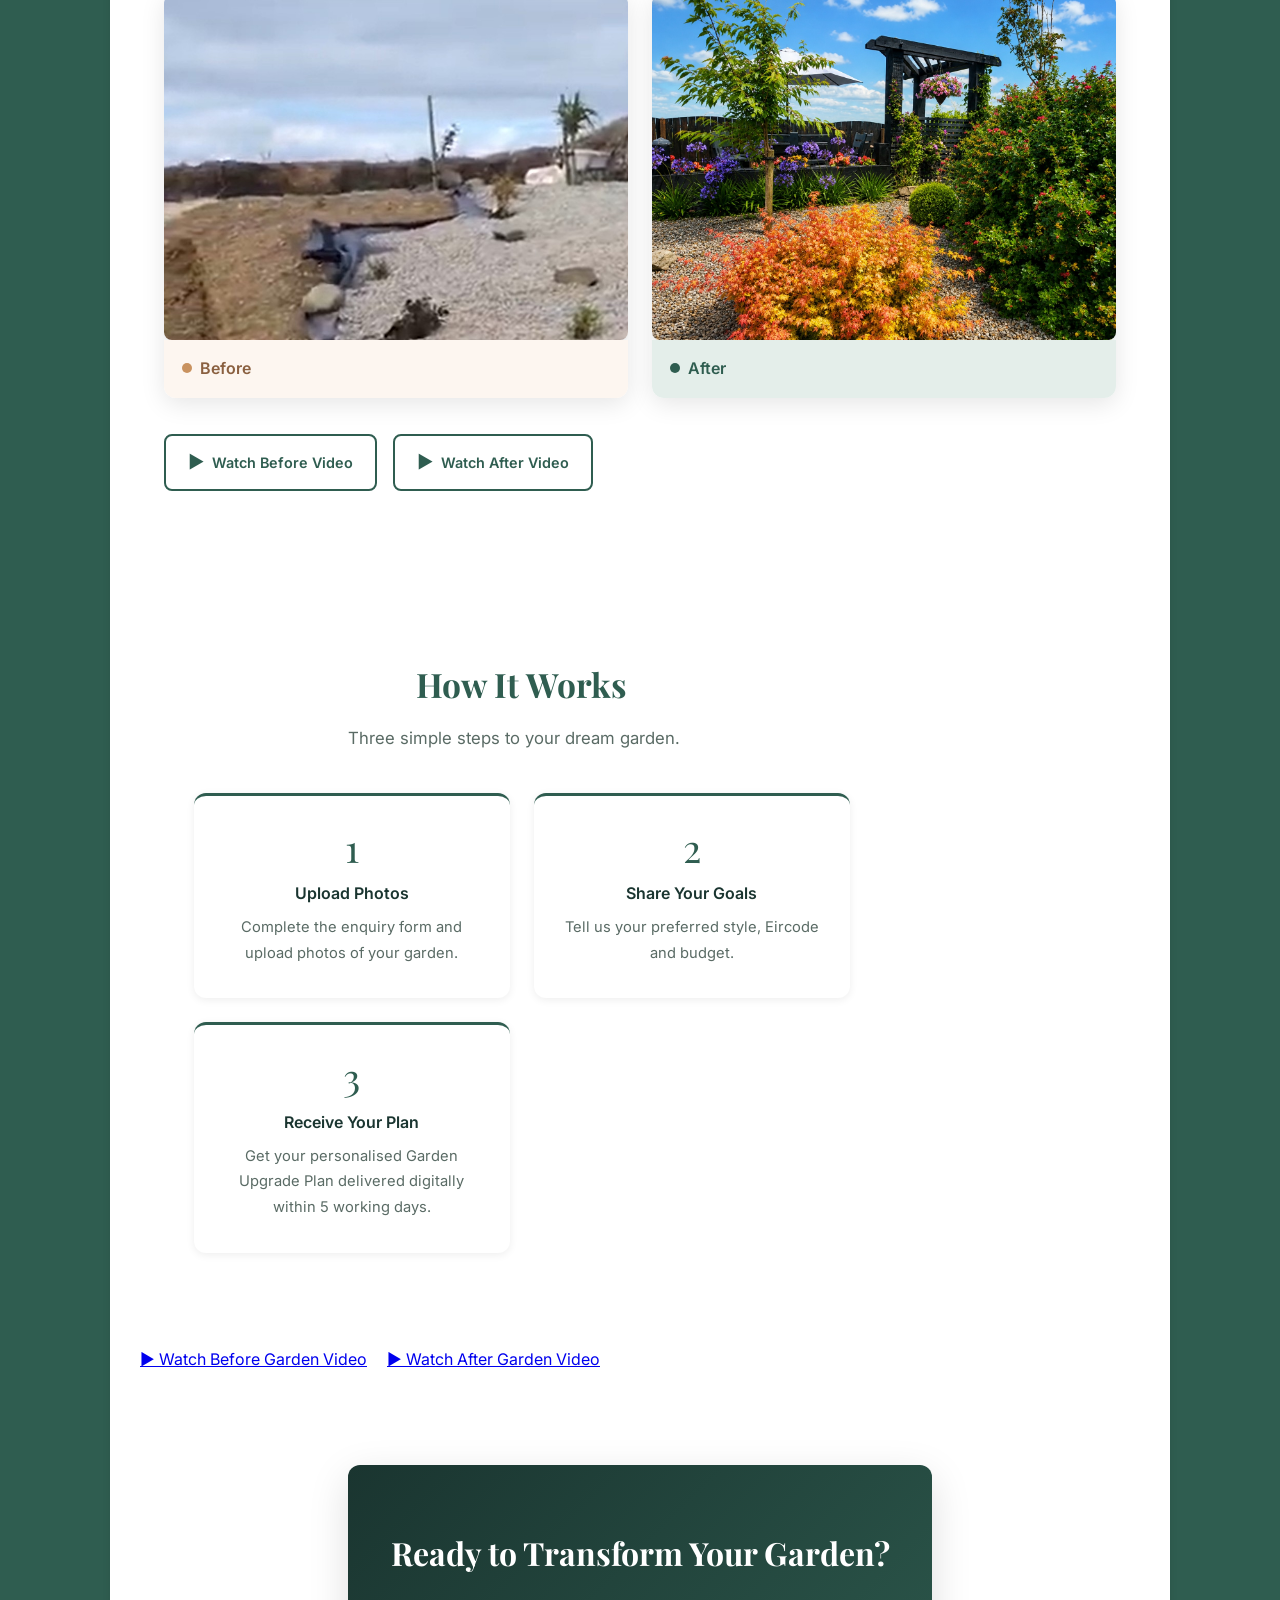
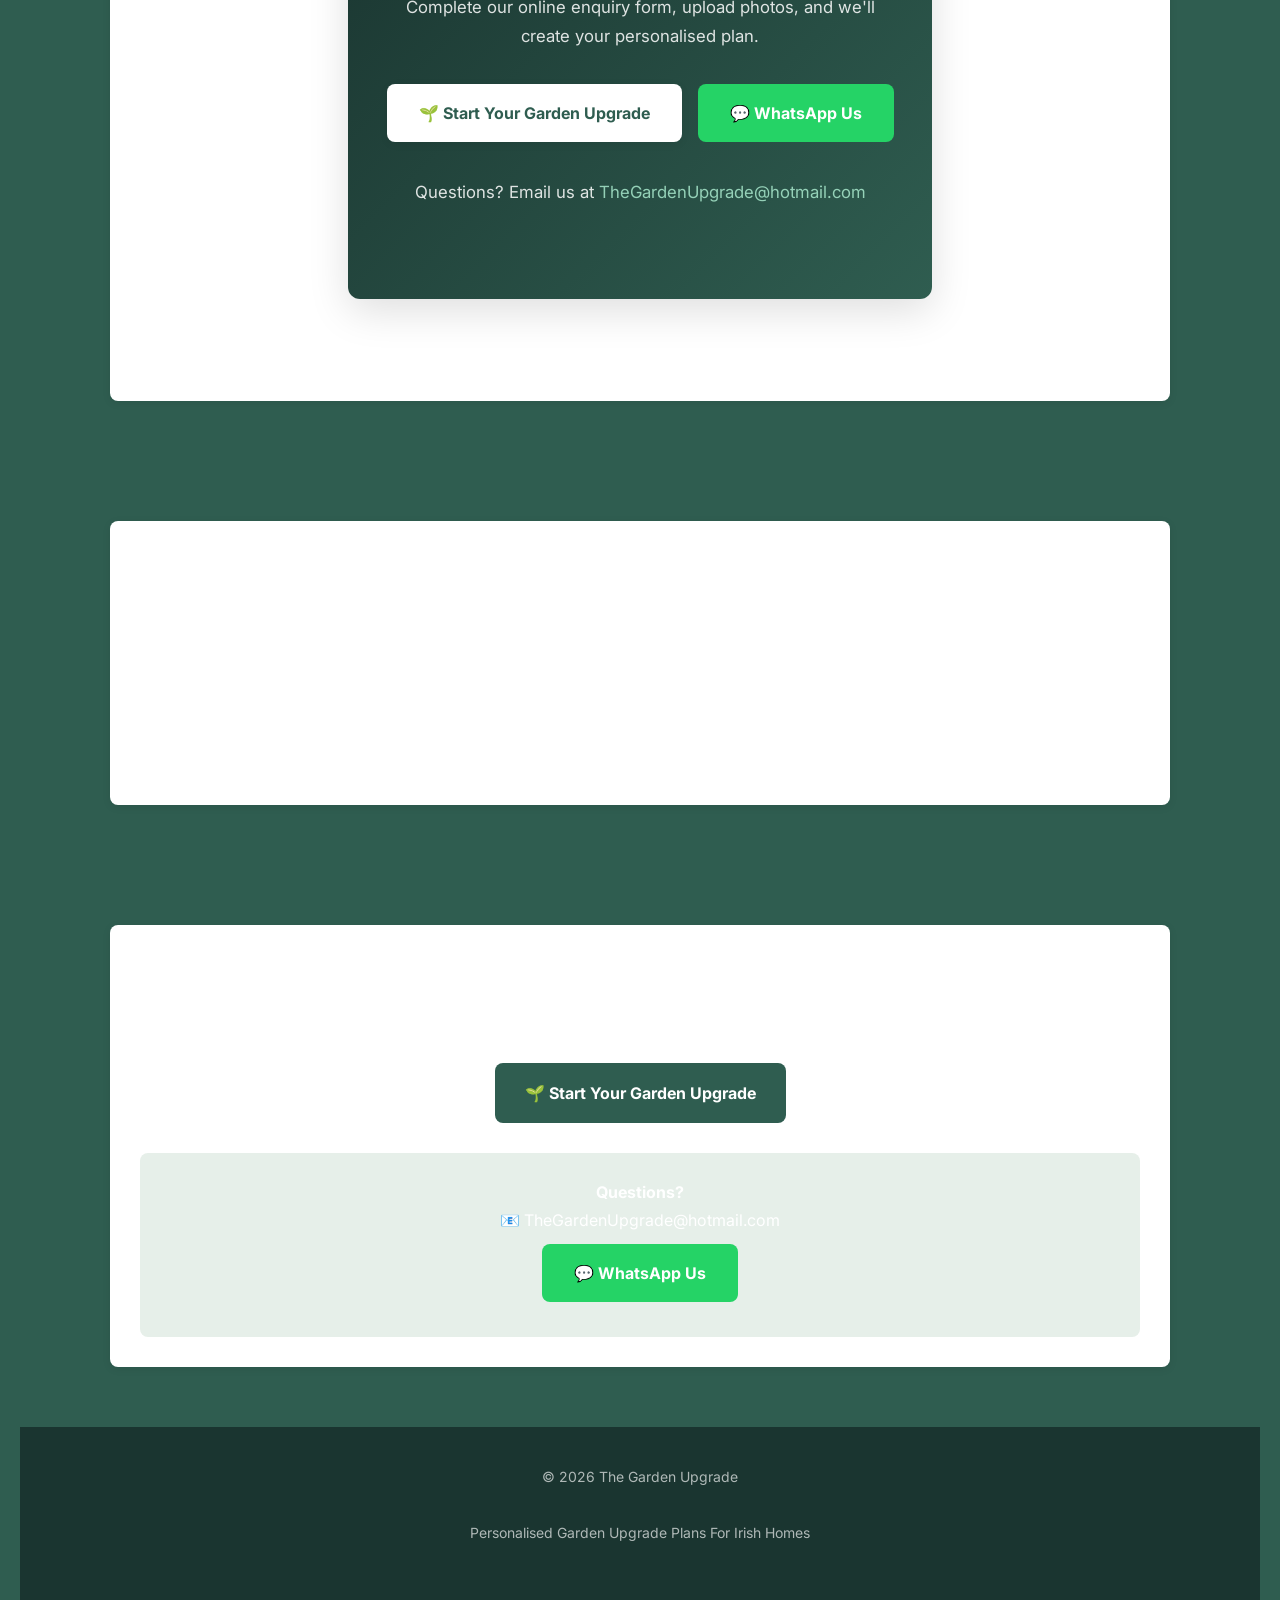
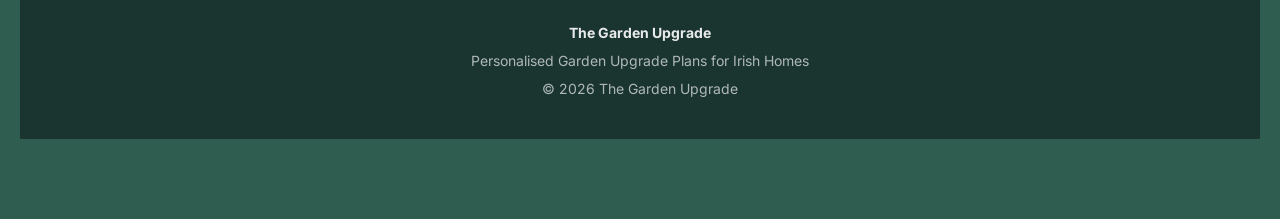
<file: working-version-07312026.html>
<meta name="viewport" content="width=device-width, initial-scale=1.0">
<title>The Garden Upgrade | Personalised Garden Upgrade Plans for Irish Homes</title>
<meta name="description" content="Transform your garden with a personalised Garden Upgrade Plan tailored to your location, style, lifestyle and budget.">
<link rel="preconnect" href="https://fonts.googleapis.com">
<link rel="preconnect" href="https://fonts.gstatic.com" crossorigin>
<link href="https://fonts.googleapis.com/css2?family=Playfair+Display:wght@600;700&family=Inter:wght@400;500;600&display=swap" rel="stylesheet">
<style>
:root{--green:#2f5d50;--dark:#1f3e36;--light:#f5f7f6;--accent:#e6efe9}
*{box-sizing:border-box}
body{margin:0;font-family:Arial,sans-serif;background:var(--light);color:#333;line-height:1.7}
header{background:var(--green);color:#fff;text-align:center;padding:80px 20px}
header h1{font-size:3rem;margin:0} header h2{color:#fff}
.hero{max-width:850px;margin:auto}
section{max-width:1100px;margin:auto;padding:60px 20px}
.card{background:#fff;padding:30px;border-radius:8px;box-shadow:0 2px 8px rgba(0,0,0,.08)}
.price-box{background:var(--accent);padding:35px;border-radius:8px;text-align:center}
.price{font-size:3rem;font-weight:bold;color:var(--green)}
h2{color:var(--green)}
.gallery{display:flex;gap:20px;flex-wrap:wrap}.gallery-item{flex:1;min-width:300px}
.gallery img{width:100%;border-radius:8px;box-shadow:0 2px 8px rgba(0,0,0,.15)}
.cta{text-align:center}.btn{display:inline-block;padding:16px 30px;border-radius:8px;color:#fff;text-decoration:none;font-weight:bold;margin:10px}
.btn-main{background:#2f5d50}.btn-wa{background:#25D366}
.contact-box{background:#e6efe9;padding:25px;border-radius:8px;margin-top:20px}
footer{background:var(--dark);color:#fff;text-align:center;padding:30px}
  :root {
    --green: #2f5d50;
    --green-light: #3d7a66;
    --dark: #1a3530;
    --light: #f4f7f5;
    --accent: #e4eeea;
    --white: #ffffff;
    --text: #2c2c2c;
    --text-muted: #5a6b65;
    --shadow-sm: 0 2px 8px rgba(0,0,0,0.07);
    --shadow-md: 0 6px 24px rgba(0,0,0,0.10);
    --shadow-lg: 0 12px 40px rgba(0,0,0,0.13);
    --radius: 12px;
  }
  *, *::before, *::after { box-sizing: border-box; margin: 0; padding: 0; }
  html { scroll-behavior: smooth; }
  body { font-family: 'Inter', Arial, sans-serif; background: var(--light); color: var(--text); line-height: 1.75; }

  /* ── NAV ── */
  nav {
    background: var(--dark);
    padding: 16px 24px;
    display: flex;
    align-items: center;
    justify-content: space-between;
    position: sticky;
    top: 0;
    z-index: 100;
    box-shadow: 0 2px 12px rgba(0,0,0,.25);
  }
  nav .brand { color: #fff; font-family: 'Playfair Display', serif; font-size: 1.15rem; letter-spacing: .5px; text-decoration: none; }
  nav .nav-cta {
    background: var(--green-light);
    color: #fff;
    text-decoration: none;
    padding: 9px 22px;
    border-radius: 6px;
    font-size: .875rem;
    font-weight: 600;
    transition: background .2s;
  }
  nav .nav-cta:hover { background: #4a9180; }

  /* ── HERO ── */
  .hero {
    background: linear-gradient(155deg, var(--dark) 0%, var(--green) 100%);
    color: #fff;
    text-align: center;
    padding: 100px 24px 90px;
  }
  .hero h1 {
    font-family: 'Playfair Display', serif;
    font-size: clamp(2.2rem, 5vw, 3.6rem);
    font-weight: 700;
    letter-spacing: -.5px;
    margin-bottom: 16px;
  }
  .hero .subtitle {
    font-size: clamp(1.05rem, 2.5vw, 1.25rem);
    opacity: .88;
    max-width: 680px;
    margin: 0 auto 28px;
  }
  .hero .tagline {
    font-size: .95rem;
    opacity: .72;
    margin-bottom: 36px;
    letter-spacing: .3px;
  }
  .checklist {
    display: inline-flex;
    flex-direction: column;
    gap: 8px;
    text-align: left;
    background: rgba(255,255,255,.10);
    border: 1px solid rgba(255,255,255,.18);
    backdrop-filter: blur(4px);
    padding: 22px 32px;
    border-radius: var(--radius);
    margin-bottom: 40px;
  }
  .checklist span { font-size: .95rem; }
  .checklist span::before { content: "✓"; margin-right: 10px; font-weight: 700; color: #7edbb8; }
  .hero-btn {
    display: inline-block;
    background: #fff;
    color: var(--green);
    font-family: 'Inter', sans-serif;
    font-weight: 700;
    font-size: 1rem;
    padding: 16px 38px;
    border-radius: 8px;
    text-decoration: none;
    box-shadow: var(--shadow-md);
    transition: transform .2s, box-shadow .2s;
  }
  .hero-btn:hover { transform: translateY(-2px); box-shadow: var(--shadow-lg); }

  /* ── SECTIONS ── */
  .section { max-width: 1060px; margin: 0 auto; padding: 72px 24px; }
  .section-title {
    font-family: 'Playfair Display', serif;
    font-size: clamp(1.6rem, 3vw, 2.1rem);
    color: var(--green);
    margin-bottom: 10px;
  }
  .section-lead { color: var(--text-muted); font-size: 1.05rem; margin-bottom: 40px; max-width: 640px; }

  /* ── PRICE BOX ── */
  .price-strip {
    background: var(--accent);
    border-top: 4px solid var(--green);
    border-radius: var(--radius);
    text-align: center;
    padding: 50px 30px;
    box-shadow: var(--shadow-sm);
  }
  .price-strip .price-label { font-size: .85rem; font-weight: 600; text-transform: uppercase; letter-spacing: 1.5px; color: var(--green-light); margin-bottom: 8px; }
  .price-strip h2 { font-family: 'Playfair Display', serif; font-size: 1.8rem; color: var(--dark); margin-bottom: 12px; }
  .price-num { font-size: 4rem; font-weight: 700; color: var(--green); line-height: 1; margin: 12px 0; }
  .price-strip p { color: var(--text-muted); font-size: 1rem; }
  .badge { display: inline-block; background: var(--green); color: #fff; font-size: .8rem; font-weight: 600; padding: 4px 14px; border-radius: 20px; margin-top: 14px; }

  /* ── BEFORE / AFTER ── */
  .transformation-intro { color: var(--text-muted); font-size: 1rem; margin-bottom: 32px; max-width: 700px; }
  .before-after {
    display: grid;
    grid-template-columns: 1fr 1fr;
    gap: 24px;
    margin-bottom: 36px;
  }
  @media (max-width: 680px) { .before-after { grid-template-columns: 1fr; } }
  .ba-card {
    background: var(--white);
    border-radius: var(--radius);
    overflow: hidden;
    box-shadow: var(--shadow-md);
    transition: transform .25s, box-shadow .25s;
  }
  .ba-card:hover { transform: translateY(-4px); box-shadow: var(--shadow-lg); }
  .ba-card img { width: 100%; display: block; aspect-ratio: 4/3; object-fit: cover; }
  .ba-label {
    padding: 14px 18px 16px;
    font-weight: 600;
    font-size: 1rem;
    display: flex;
    align-items: center;
    gap: 8px;
  }
  .ba-label.before { color: #8a6040; background: #fdf6f0; }
  .ba-label.after  { color: var(--green); background: var(--accent); }
  .ba-label .dot { width: 10px; height: 10px; border-radius: 50%; flex-shrink: 0; }
  .ba-label.before .dot { background: #c9925f; }
  .ba-label.after  .dot { background: var(--green); }

  .video-links { display: flex; gap: 16px; flex-wrap: wrap; }
  .video-btn {
    display: inline-flex;
    align-items: center;
    gap: 8px;
    background: var(--white);
    border: 2px solid var(--green);
    color: var(--green);
    font-weight: 600;
    font-size: .9rem;
    padding: 11px 22px;
    border-radius: 8px;
    text-decoration: none;
    transition: background .2s, color .2s;
  }
  .video-btn:hover { background: var(--green); color: #fff; }
  .video-btn .play { font-size: 1.1rem; }

  /* ── HOW IT WORKS ── */
  .steps { display: grid; grid-template-columns: repeat(auto-fit, minmax(220px, 1fr)); gap: 24px; }
  .step {
    background: var(--white);
    border-radius: var(--radius);
    padding: 32px 26px;
    box-shadow: var(--shadow-sm);
    border-top: 3px solid var(--green);
    text-align: center;
  }
  .step-num { font-family: 'Playfair Display', serif; font-size: 2.4rem; color: var(--green); line-height: 1; margin-bottom: 12px; }
  .step h3 { font-size: 1rem; font-weight: 600; margin-bottom: 8px; color: var(--dark); }
  .step p { font-size: .92rem; color: var(--text-muted); }

  /* ── CTA ── */
  .cta-section {
    background: linear-gradient(135deg, var(--dark) 0%, var(--green) 100%);
    border-radius: var(--radius);
    color: #fff;
    text-align: center;
    padding: 60px 32px;
    box-shadow: var(--shadow-lg);
  }
  .cta-section h2 { font-family: 'Playfair Display', serif; font-size: 2rem; margin-bottom: 12px; }
  .cta-section p { opacity: .85; font-size: 1.05rem; margin-bottom: 32px; max-width: 520px; margin-left: auto; margin-right: auto; }
  .btn-group { display: flex; gap: 16px; justify-content: center; flex-wrap: wrap; margin-bottom: 36px; }
  .btn-white {
    background: #fff;
    color: var(--green);
    font-weight: 700;
    padding: 15px 32px;
    border-radius: 8px;
    text-decoration: none;
    font-size: 1rem;
    box-shadow: var(--shadow-sm);
    transition: transform .2s, box-shadow .2s;
  }
  .btn-white:hover { transform: translateY(-2px); box-shadow: var(--shadow-md); }
  .btn-wa {
    background: #25D366;
    color: #fff;
    font-weight: 700;
    padding: 15px 32px;
    border-radius: 8px;
    text-decoration: none;
    font-size: 1rem;
    transition: background .2s;
  }
  .btn-wa:hover { background: #1dab52; }
  .contact-detail { font-size: .95rem; opacity: .80; }
  .contact-detail a { color: #a8e8cc; text-decoration: none; }
  .contact-detail a:hover { text-decoration: underline; }

  /* ── DIVIDER ── */
  .divider { border: none; border-top: 1px solid #d7e4de; margin: 0; }

  /* ── FOOTER ── */
  footer {
    background: var(--dark);
    color: rgba(255,255,255,.65);
    text-align: center;
    padding: 36px 24px;
    font-size: .875rem;
    line-height: 2;
  }
  footer strong { color: rgba(255,255,255,.9); }
</style>
</head>
<body>
<header>
<h1>The Garden Upgrade</h1>
<h2>Transform Your Garden With A Personalised Upgrade Plan</h2>
<div class="hero">
<p>Upload photos of your garden and receive a personalised Garden Upgrade Plan tailored to your location, garden conditions, style preferences and budget.</p>
<p>No site visits. No contractor sourcing. Available anywhere in Ireland.</p>
<p>✓ Personalised Garden Assessment<br>✓ Visual Concepts<br>✓ Plant Recommendations<br>✓ Shopping List<br>✓ Implementation Roadmap</p>
</div>

<!-- NAV -->
<nav>
  <a class="brand" href="#">🌿 The Garden Upgrade</a>
  <a class="nav-cta" href="https://tally.so/r/WOkVAJ" target="_blank">Get Your Plan →</a>
</nav>

<!-- HERO -->
<header class="hero">
  <h1>Transform Your Garden</h1>
  <p class="subtitle">A personalised Garden Upgrade Plan tailored to your location, conditions, style and budget — delivered to your door digitally.</p>
  <p class="tagline">No site visits &nbsp;·&nbsp; No contractor sourcing &nbsp;·&nbsp; Available anywhere in Ireland</p>
  <div class="checklist">
    <span>Personalised Garden Assessment</span>
    <span>Visual Concepts</span>
    <span>Plant Recommendations</span>
    <span>Shopping List</span>
    <span>Implementation Roadmap</span>
  </div>
  <br>
  <a class="hero-btn" href="https://tally.so/r/WOkVAJ" target="_blank">🌱 Start Your Garden Upgrade</a>
</header>
<section><div class="price-box"><h2>Garden Upgrade Plan</h2><div class="price">€149</div><p>A personalised digital garden plan designed specifically for your property.</p><p>Delivered within 5 working days.</p></div></section>
<section>
<h2>Real Garden Upgrade Example</h2>
<div class="card">
<p>See how an open gravel garden was transformed into a colourful outdoor living space with improved planting, structure and year-round interest.</p>
<div class="gallery">
<div class="gallery-item"><h3>Before</h3><img src="images/before-garden.jpg" alt="Before Garden"></div>
<div class="gallery-item"><h3>After</h3><img src="images/after-garden.jpg" alt="After Garden"></div>

<!-- PRICE -->
<div class="section">
  <div class="price-strip">
    <p class="price-label">One Simple Price</p>
    <h2>Garden Upgrade Plan</h2>
    <div class="price-num">€149</div>
    <p>A personalised digital garden plan designed specifically for your property.</p>
    <span class="badge">Delivered within 5 working days</span>
  </div>
</div>

<hr class="divider">

<!-- BEFORE / AFTER -->
<div class="section">
  <h2 class="section-title">Real Garden Transformation</h2>
  <p class="transformation-intro">See how an open gravel garden was transformed into a colourful outdoor living space with improved planting, structure and year-round interest.</p>

  <div class="before-after">
    <div class="ba-card">
      <img src="images/before-garden.jpg" alt="Before — garden before the upgrade">
      <div class="ba-label before"><span class="dot"></span>Before</div>
    </div>
    <div class="ba-card">
      <img src="images/after-garden.jpg" alt="After — garden after the upgrade">
      <div class="ba-label after"><span class="dot"></span>After</div>
    </div>
  </div>

  <div class="video-links">
    <a class="video-btn" href="https://youtu.be/A2PtRVBRmoA" target="_blank"><span class="play">▶</span> Watch Before Video</a>
    <a class="video-btn" href="https://youtube.com/shorts/rafoh7so2BA?feature=share" target="_blank"><span class="play">▶</span> Watch After Video</a>
  </div>
</div>

<hr class="divider">

<!-- HOW IT WORKS -->
<div class="section">
  <h2 class="section-title">How It Works</h2>
  <p class="section-lead">Three simple steps to your dream garden.</p>
  <div class="steps">
    <div class="step">
      <div class="step-num">1</div>
      <h3>Upload Photos</h3>
      <p>Complete the enquiry form and upload photos of your garden.</p>
    </div>
    <div class="step">
      <div class="step-num">2</div>
      <h3>Share Your Goals</h3>
      <p>Tell us your preferred style, Eircode and budget.</p>
    </div>
    <div class="step">
      <div class="step-num">3</div>
      <h3>Receive Your Plan</h3>
      <p>Get your personalised Garden Upgrade Plan delivered digitally within 5 working days.</p>
    </div>
  </div>
</div>
<h3>Watch The Transformation</h3>
<p><a href="https://youtu.be/A2PtRVBRmoA" target="_blank">▶ Watch Before Garden Video</a></p>
<p><a href="https://youtube.com/shorts/rafoh7so2BA?feature=share" target="_blank">▶ Watch After Garden Video</a></p>

<hr class="divider">

<!-- CTA -->
<div class="section">
  <div class="cta-section">
    <h2>Ready to Transform Your Garden?</h2>
    <p>Complete our online enquiry form, upload photos, and we'll create your personalised plan.</p>
    <div class="btn-group">
      <a class="btn-white" href="https://tally.so/r/WOkVAJ" target="_blank">🌱 Start Your Garden Upgrade</a>
      <a class="btn-wa" href="https://wa.me/353876418352" target="_blank">💬 WhatsApp Us</a>
    </div>
    <p class="contact-detail">Questions? Email us at <a href="mailto:TheGardenUpgrade@hotmail.com">TheGardenUpgrade@hotmail.com</a></p>
  </div>
</div>
</section>
<section><div class="card"><h2>How It Works</h2><h3>1. Upload Photos</h3><p>Complete the enquiry form and upload photos of your garden.</p><h3>2. Tell Us About Your Goals</h3><p>Share your preferred style, Eircode and budget.</p><h3>3. Receive Your Plan</h3><p>Receive your personalised Garden Upgrade Plan digitally.</p></div></section>
<section><div class="card cta"><h2>Start Your Garden Upgrade</h2><p>Ready to transform your garden?</p><p>Complete our online enquiry form and upload photos of your garden.</p><a class="btn btn-main" href="https://tally.so/r/WOkVAJ" target="_blank">🌱 Start Your Garden Upgrade</a><div class="contact-box"><p><strong>Questions?</strong></p><p>📧 TheGardenUpgrade@hotmail.com</p><a class="btn btn-wa" href="https://wa.me/353876418352" target="_blank">💬 WhatsApp Us</a></div></div></section>
<footer>© 2026 The Garden Upgrade<br><br>Personalised Garden Upgrade Plans For Irish Homes</footer>

<!-- FOOTER -->
<footer>
  <strong>The Garden Upgrade</strong><br>
  Personalised Garden Upgrade Plans for Irish Homes<br>
  © 2026 The Garden Upgrade
</footer>

</body>
</html>
</file>
<file: styles.css>
:root {
  --green-900: #1f3e36;
  --green-700: #2f5d50;
  --green-600: #3f7666;
  --green-100: #e6efe9;
  --text-900: #1f2937;
  --text-700: #374151;
  --text-500: #6b7280;
  --surface: #ffffff;
  --bg: #f4f7f5;
  --border: #d5e3db;
  --shadow: 0 8px 24px rgba(31, 62, 54, 0.08);
}

* {
  box-sizing: border-box;
}

html {
  scroll-behavior: smooth;
}

body {
  margin: 0;
  font-family: "Inter", "Segoe UI", Arial, sans-serif;
  background: var(--bg);
  color: var(--text-900);
  line-height: 1.65;
}

a {
  color: var(--green-700);
}

a:hover {
  color: var(--green-900);
}

a:focus-visible,
button:focus-visible {
  outline: 3px solid #9ad9bf;
  outline-offset: 2px;
}

.site-header {
  background: linear-gradient(140deg, var(--green-900), var(--green-700));
  color: #fff;
  padding: 3.5rem 1.25rem 2.75rem;
}

.wrap {
  max-width: 1120px;
  margin: 0 auto;
}

.brand-line {
  margin: 0;
  color: #d4f3e3;
  letter-spacing: 0.02em;
}

h1,
h2,
h3 {
  line-height: 1.25;
  margin-top: 0;
}

h1 {
  font-size: clamp(2rem, 5vw, 3rem);
  margin-bottom: 0.75rem;
}

h2 {
  font-size: clamp(1.5rem, 3.2vw, 2rem);
  color: var(--green-900);
  margin-bottom: 1rem;
}

h3 {
  font-size: 1.15rem;
  margin-bottom: 0.6rem;
}

.lead {
  font-size: 1.1rem;
  color: #ebfff5;
  max-width: 760px;
}

.hero-points {
  display: grid;
  grid-template-columns: repeat(auto-fit, minmax(220px, 1fr));
  gap: 0.75rem;
  margin: 1.5rem 0;
  padding: 0;
  list-style: none;
}

.hero-points li {
  background: rgba(255, 255, 255, 0.14);
  border: 1px solid rgba(255, 255, 255, 0.25);
  border-radius: 10px;
  padding: 0.65rem 0.75rem;
}

.section {
  padding: 3.25rem 1.25rem;
}

.section-tight {
  padding-top: 2.25rem;
}

.card {
  background: var(--surface);
  border: 1px solid var(--border);
  border-radius: 12px;
  box-shadow: var(--shadow);
  padding: 1.5rem;
}

.grid {
  display: grid;
  gap: 1rem;
}

.grid-2 {
  grid-template-columns: repeat(auto-fit, minmax(270px, 1fr));
}

.grid-3 {
  grid-template-columns: repeat(auto-fit, minmax(220px, 1fr));
}

.steps {
  counter-reset: step;
}

.steps li {
  list-style: none;
  position: relative;
  padding-left: 2.2rem;
  margin-bottom: 0.9rem;
}

.steps li::before {
  counter-increment: step;
  content: counter(step);
  position: absolute;
  left: 0;
  top: 0.05rem;
  width: 1.5rem;
  height: 1.5rem;
  border-radius: 999px;
  background: var(--green-700);
  color: #fff;
  display: grid;
  place-items: center;
  font-size: 0.86rem;
  font-weight: 700;
}

.price-box {
  background: var(--green-100);
  border: 1px solid #bfd3c8;
}

.price {
  font-size: clamp(2rem, 5vw, 3rem);
  margin: 0.25rem 0;
  color: var(--green-900);
  font-weight: 800;
}

.kicker {
  color: var(--text-500);
  margin-top: 0;
}

.cta-row {
  display: flex;
  flex-wrap: wrap;
  gap: 0.75rem;
  margin-top: 1rem;
}

.btn {
  display: inline-flex;
  align-items: center;
  justify-content: center;
  gap: 0.45rem;
  border-radius: 10px;
  text-decoration: none;
  font-weight: 700;
  padding: 0.85rem 1.25rem;
  border: 2px solid transparent;
}

.btn-main {
  background: var(--green-700);
  color: #fff;
}

.btn-main:hover {
  background: var(--green-900);
  color: #fff;
}

.btn-secondary {
  background: #fff;
  border-color: var(--green-700);
  color: var(--green-900);
}

.btn-wa {
  background: #128c4a;
  color: #fff;
}

.gallery {
  display: grid;
  gap: 1rem;
  grid-template-columns: repeat(auto-fit, minmax(270px, 1fr));
}

.gallery img {
  width: 100%;
  height: auto;
  border-radius: 12px;
  border: 1px solid var(--border);
  box-shadow: var(--shadow);
}

.faq details {
  background: #fff;
  border: 1px solid var(--border);
  border-radius: 10px;
  margin-bottom: 0.75rem;
  padding: 0.9rem 1rem;
}

.faq summary {
  cursor: pointer;
  font-weight: 700;
}

.contact-list {
  margin: 0;
  padding: 0;
  list-style: none;
}

.contact-list li {
  margin-bottom: 0.6rem;
}

.site-footer {
  background: var(--green-900);
  color: #eaf8f1;
  padding: 1.5rem 1.25rem 5.5rem;
  text-align: center;
}

.mobile-contact-bar {
  position: fixed;
  left: 0;
  right: 0;
  bottom: 0;
  z-index: 50;
  background: rgba(31, 62, 54, 0.96);
  border-top: 1px solid rgba(255, 255, 255, 0.22);
  backdrop-filter: blur(6px);
}

.mobile-contact-bar .wrap {
  display: flex;
  gap: 0.5rem;
  padding: 0.65rem 0.9rem;
}

.mobile-contact-bar .btn {
  flex: 1;
  padding: 0.72rem;
  font-size: 0.95rem;
}

@media (min-width: 880px) {
  .site-footer {
    padding-bottom: 2rem;
  }

  .mobile-contact-bar {
    display: none;
  }
}
</file>
